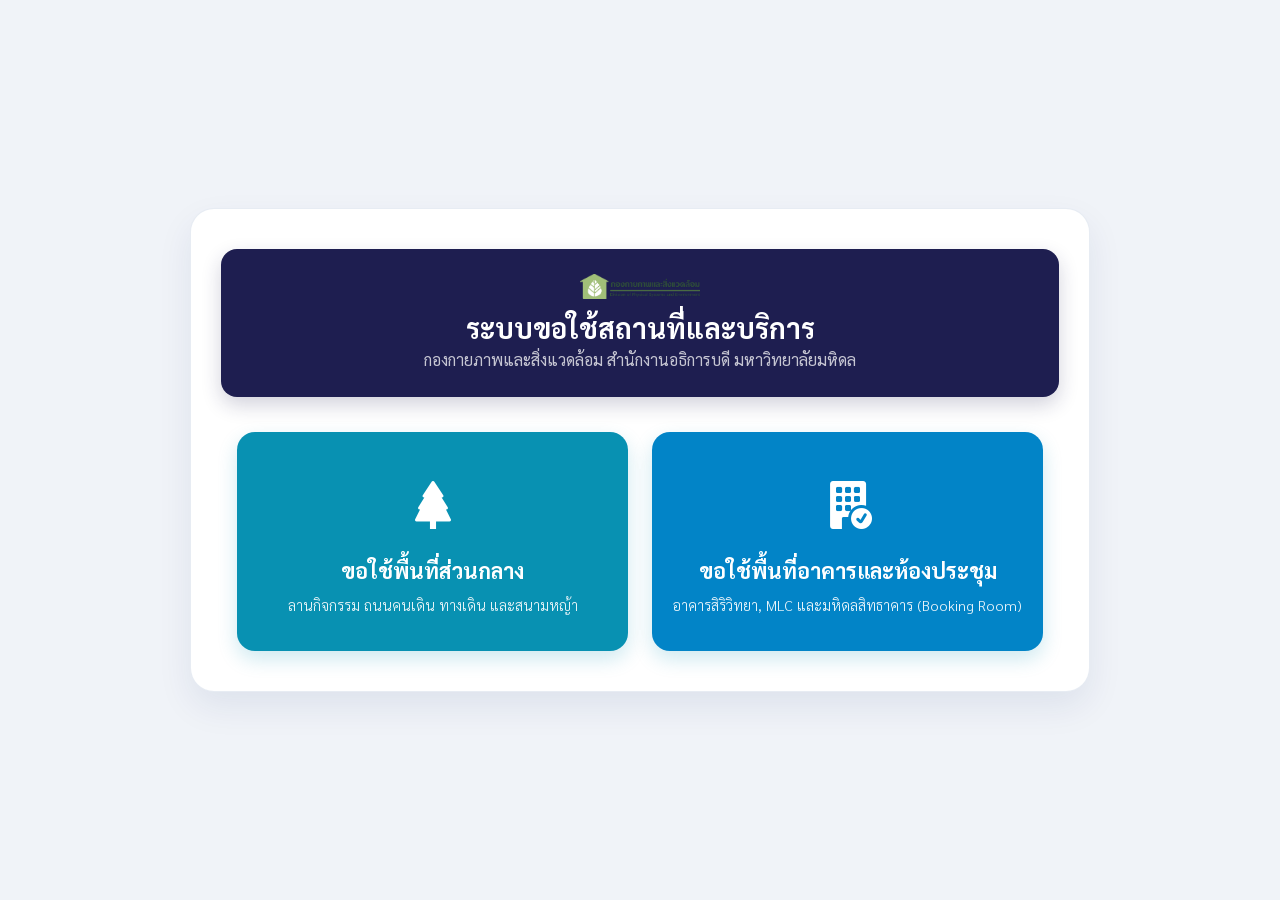
<file: index.html>
<!DOCTYPE html>
<html lang="th">
<head>
  <meta charset="UTF-8">
  <meta name="viewport" content="width=device-width, initial-scale=1.0">
  <title>ระบบขอใช้สถานที่และบริการ - กองกายภาพและสิ่งแวดล้อม</title>
  <link href="https://cdn.jsdelivr.net/npm/bootstrap@5.3.0/dist/css/bootstrap.min.css" rel="stylesheet">
  <link href="https://cdn.jsdelivr.net/npm/bootstrap-icons@1.11.1/font/bootstrap-icons.css" rel="stylesheet">
  <link href="https://fonts.googleapis.com/css2?family=Sarabun:wght@300;400;600;700&display=swap" rel="stylesheet">

  <style>
    body {
      font-family: 'Sarabun', sans-serif;
      background-color: #f0f3f8;
      min-height: 100vh;
      display: flex;
      align-items: center;
      justify-content: center;
      padding: 20px 0;
    }
    .portal-card {
      background: white;
      border-radius: 24px;
      padding: 40px 30px;
      box-shadow: 0 15px 35px rgba(0, 43, 102, 0.08);
      max-width: 900px;
      width: 100%;
      border: 1px solid rgba(226, 232, 240, 0.8);
    }
    .main-header-box {
      background: #1e1e50;
      color: white;
      border-radius: 16px;
      padding: 25px 20px;
      margin-bottom: 35px;
      box-shadow: 0 8px 20px rgba(30, 30, 80, 0.2);
    }
    .logo-img { max-width: 120px; height: auto; margin-bottom: 12px; }
    
    .service-btn-card {
      background: #0891b2;
      color: white;
      border-radius: 18px;
      padding: 35px 20px;
      text-align: center;
      text-decoration: none;
      display: block;
      transition: all 0.3s ease;
      box-shadow: 0 8px 20px rgba(8, 145, 178, 0.2);
      height: 100%;
      border: none;
    }
    .service-btn-card:hover {
      background: #0e7490;
      color: white;
      transform: translateY(-5px);
      box-shadow: 0 12px 25px rgba(8, 145, 178, 0.35);
    }
    .service-icon {
      font-size: 3rem;
      margin-bottom: 15px;
      display: block;
    }
    .service-title {
      font-size: 1.35rem;
      font-weight: 700;
      margin-bottom: 8px;
    }
    .service-desc {
      font-size: 0.9rem;
      opacity: 0.9;
      font-weight: 300;
    }
  </style>
</head>
<body>

<div class="container d-flex justify-content-center">
  <div class="portal-card text-center">
    
    <!-- Header Banner -->
    <div class="main-header-box">
      <img src="LOGO.png" alt="Logo" class="logo-img" onerror="this.src='LOGO.jpg'">
      <h3 class="fw-bold mb-1">ระบบขอใช้สถานที่และบริการ</h3>
      <p class="mb-0 opacity-75 fs-6">กองกายภาพและสิ่งแวดล้อม สำนักงานอธิการบดี มหาวิทยาลัยมหิดล</p>
    </div>

    <!-- Main Choice Cards (อ้างอิงตามผังของคุณ) -->
    <div class="row g-4 justify-content-center px-md-3">
      
      <!-- ตัวเลือกที่ 1: ขอใช้พื้นที่ส่วนกลาง -->
      <div class="col-md-6">
        <a href="menu-common.html" class="service-btn-card">
          <i class="bi bi-tree-fill service-icon"></i>
          <div class="service-title">ขอใช้พื้นที่ส่วนกลาง</div>
          <div class="service-desc">ลานกิจกรรม ถนนคนเดิน ทางเดิน และสนามหญ้า</div>
        </a>
      </div>

      <!-- ตัวเลือกที่ 2: ขอใช้พื้นที่อาคารและห้องประชุม -->
      <div class="col-md-6">
        <a href="menu-room.html" class="service-btn-card" style="background: #0284c7;">
          <i class="bi bi-building-fill-check service-icon"></i>
          <div class="service-title">ขอใช้พื้นที่อาคารและห้องประชุม</div>
          <div class="service-desc">อาคารสิริวิทยา, MLC และมหิดลสิทธาคาร (Booking Room)</div>
        </a>
      </div>

    </div>

  </div>
</div>

<script src="https://cdn.jsdelivr.net/npm/bootstrap@5.3.0/dist/js/bootstrap.bundle.min.js"></script>
</body>
</html>
</file>
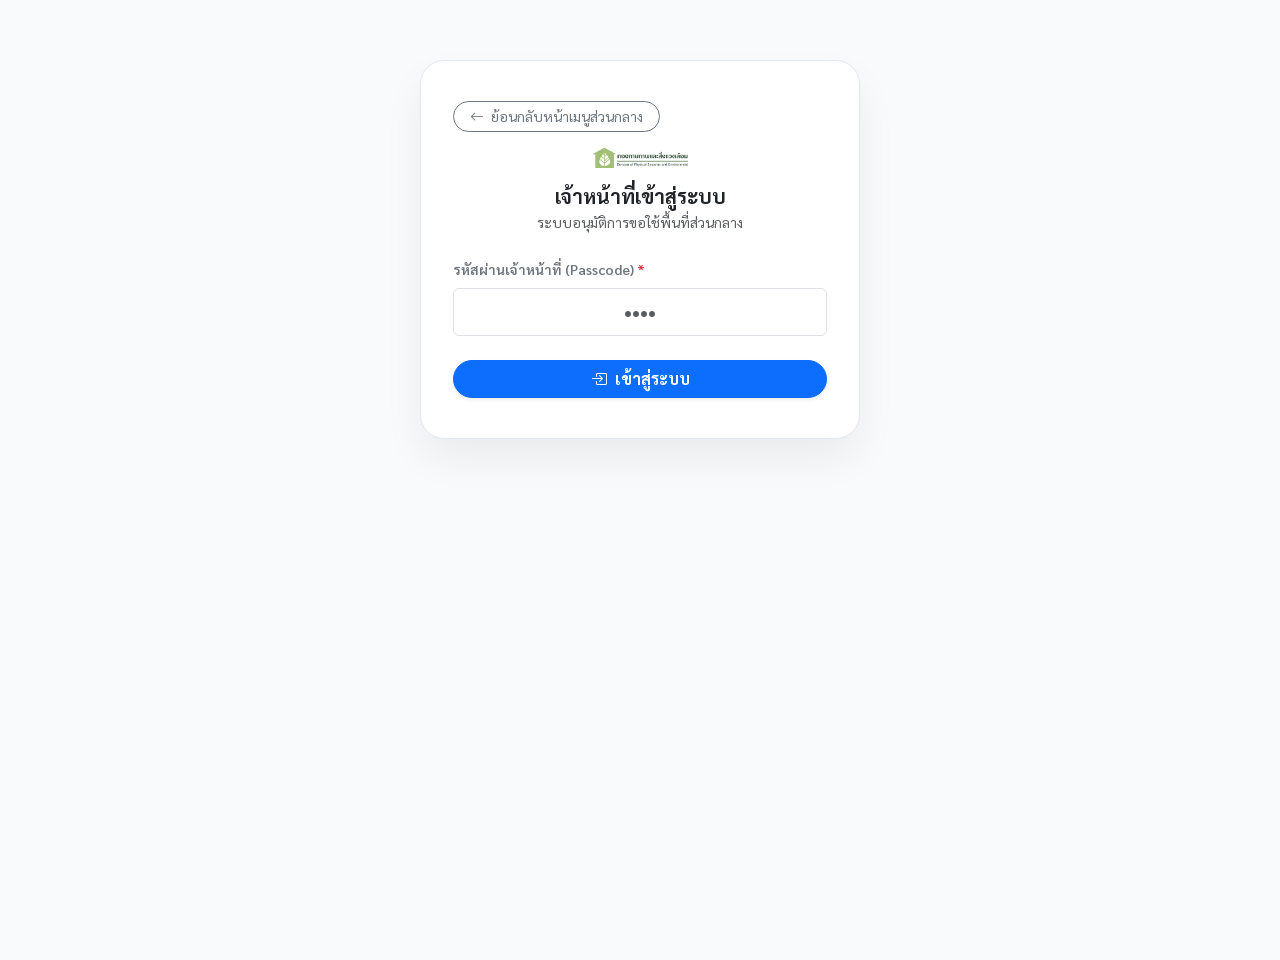
<file: common-admin.html>
<!DOCTYPE html>
<html lang="th">
<head>
  <meta charset="UTF-8">
  <meta name="viewport" content="width=device-width, initial-scale=1.0">
  <title>Admin - ระบบจัดการและอนุมัติการขอใช้พื้นที่ส่วนกลาง</title>
  <link href="https://cdn.jsdelivr.net/npm/bootstrap@5.3.0/dist/css/bootstrap.min.css" rel="stylesheet">
  <link href="https://cdn.jsdelivr.net/npm/bootstrap-icons@1.11.1/font/bootstrap-icons.css" rel="stylesheet">
  <link href="https://fonts.googleapis.com/css2?family=Sarabun:wght@300;400;500;600;700&display=swap" rel="stylesheet">

  <style>
    body { font-family: 'Sarabun', sans-serif; background-color: #f8fafc; min-height: 100vh; color: #334155; }
    
    .login-card { max-width: 440px; margin: 60px auto; background: white; border-radius: 24px; padding: 40px 32px; box-shadow: 0 20px 40px rgba(0,0,0,0.06); border: 1px solid #e2e8f0; }
    .admin-card { background: white; border-radius: 20px; padding: 28px; box-shadow: 0 10px 30px rgba(0,0,0,0.04); border: 1px solid #f1f5f9; margin-top: 20px; }
    
    /* ตารางและองค์ประกอบ */
    .table-custom { border-collapse: separate; border-spacing: 0; }
    .table-custom th { background-color: #1e293b; color: #f8fafc; font-weight: 600; padding: 14px 16px; border: none; font-size: 0.9rem; }
    .table-custom th:first-child { border-top-left-radius: 12px; }
    .table-custom th:last-child { border-top-right-radius: 12px; }
    .table-custom td { padding: 16px; vertical-align: middle; border-bottom: 1px solid #f1f5f9; font-size: 0.92rem; }
    .table-custom tbody tr:hover { background-color: #f8fafc; }
    
    /* Badges */
    .badge-pending { background-color: #fef3c7; color: #d97706; font-weight: 600; }
    .badge-approved { background-color: #dcfce7; color: #15803d; font-weight: 600; }
    .badge-rejected { background-color: #fee2e2; color: #b91c1c; font-weight: 600; }
    .badge-cancelled { background-color: #f1f5f9; color: #64748b; font-weight: 600; }
    
    .building-badge { background-color: #e0f2fe; color: #0369a1; border: 1px solid #bae6fd; font-weight: 600; }
    .location-tag { background-color: #f0f9ff; color: #0284c7; border: 1px solid #e0f2fe; border-radius: 8px; padding: 4px 10px; font-weight: 500; display: inline-block; max-width: 260px; line-height: 1.4; word-break: break-word; }
    
    .btn-action { border-radius: 50px; padding: 6px 18px; font-weight: 600; font-size: 0.85rem; transition: all 0.2s; }
    .section-title { font-size: 0.95rem; font-weight: 700; color: #0284c7; border-bottom: 2px solid #e2e8f0; padding-bottom: 6px; margin-bottom: 16px; }
  </style>
</head>
<body>

<!-- 1. หน้าล็อกอินสำหรับเจ้าหน้าที่ -->
<div id="loginSection" class="container">
  <div class="login-card text-center">
    <div class="text-start mb-3">
      <a href="menu-common.html" class="btn btn-outline-secondary btn-sm rounded-pill px-3">
        <i class="bi bi-arrow-left me-1"></i> ย้อนกลับหน้าเมนูส่วนกลาง
      </a>
    </div>

    <img src="LOGO.png" alt="Logo" style="max-width: 95px;" class="mb-3" onerror="this.src='LOGO.jpg'">
    <h5 class="fw-bold text-dark mb-1">เจ้าหน้าที่เข้าสู่ระบบ</h5>
    <p class="text-muted small mb-4">ระบบอนุมัติการขอใช้พื้นที่ส่วนกลาง</p>
    
    <form onsubmit="handleAdminLogin(event)">
      <div class="mb-4 text-start">
        <label class="form-label fw-semibold small text-secondary">รหัสผ่านเจ้าหน้าที่ (Passcode) <span class="text-danger">*</span></label>
        <input type="password" id="adminPasscode" class="form-control text-center fs-5 fw-bold py-2" placeholder="••••" required autocomplete="off">
      </div>
      <button type="submit" class="btn btn-primary w-100 rounded-pill py-2.5 fw-bold shadow-sm">
        <i class="bi bi-box-arrow-in-right me-2"></i>เข้าสู่ระบบ
      </button>
    </form>
  </div>
</div>

<!-- 2. หน้า Dashboard เจ้าหน้าที่ -->
<div id="dashboardSection" class="container-fluid px-4 py-4" style="display: none;">
  <div class="d-flex justify-content-between align-items-center mb-3">
    <div>
      <h4 class="fw-bold text-dark mb-0"><i class="bi bi-tree-fill text-success me-2"></i>ระบบจัดการการอนุมัติและชำระเงิน</h4>
      <div class="mt-1">
        <span class="text-muted small me-2">กองกายภาพและสิ่งแวดล้อม</span>
        <span class="badge building-badge rounded-pill px-3 py-1">🌳 พื้นที่ส่วนกลาง</span>
      </div>
    </div>
    <div class="d-flex gap-2">
      <a href="menu-common.html" class="btn btn-outline-secondary btn-sm rounded-pill px-3 py-2">
        <i class="bi bi-house-door me-1"></i> กลับหน้าเมนูส่วนกลาง
      </a>
      <button class="btn btn-outline-danger btn-sm rounded-pill px-3 py-2" onclick="logoutAdmin()">
        <i class="bi bi-box-arrow-right me-1"></i> ออกจากระบบ
      </button>
    </div>
  </div>

  <div class="admin-card">
    <div class="row g-3 mb-3 justify-content-between align-items-center">
      <div class="col-md-4">
        <div class="input-group">
          <span class="input-group-text bg-white border-end-0"><i class="bi bi-search text-muted"></i></span>
          <input type="text" id="searchInput" class="form-control border-start-0" placeholder="ค้นหา รหัสคำขอ / ชื่อผู้ขอใช้..." onkeyup="filterTable()">
        </div>
      </div>
      <div class="col-md-auto">
        <button class="btn btn-primary rounded-pill px-4 py-2 fw-semibold" onclick="loadAdminData()">
          <i class="bi bi-arrow-clockwise me-1"></i> รีเฟรชข้อมูล
        </button>
      </div>
    </div>

    <!-- ตารางแสดงรายการคำขอ -->
    <div class="table-responsive">
      <table class="table align-middle table-custom" id="adminTable">
        <thead>
          <tr>
            <th style="width: 110px;">รหัสคำขอ</th>
            <th style="width: 200px;">ผู้ขอใช้</th>
            <th style="width: 180px;">เรื่อง / กิจกรรม</th>
            <th style="width: 250px;">สถานที่ส่วนกลาง</th>
            <th style="width: 180px;">วัน-เวลา ที่ใช้</th>
            <th style="width: 110px;" class="text-center">สถานะ</th>
            <th style="width: 130px;">เลขที่หนังสือ</th>
            <th style="width: 100px;" class="text-center">การจัดการ</th>
          </tr>
        </thead>
        <tbody id="adminTableBody">
          <tr><td colspan="8" class="text-center py-5 text-muted">กำลังโหลดข้อมูล...</td></tr>
        </tbody>
      </table>
    </div>
  </div>
</div>

<!-- Modal 3: ฟอร์มอนุมัติและชำระเงิน -->
<div class="modal fade" id="updateModal" tabindex="-1" aria-hidden="true">
  <div class="modal-dialog modal-lg modal-dialog-scrollable">
    <div class="modal-content rounded-4 border-0">
      <div class="modal-header bg-primary text-white">
        <h5 class="modal-title fw-bold"><i class="bi bi-pencil-square me-2"></i>บันทึกการอนุมัติและรายละเอียดชำระเงิน</h5>
        <button type="button" class="btn-close btn-close-white" data-bs-dismiss="modal" aria-label="Close"></button>
      </div>
      <div class="modal-body p-4">
        <form id="adminForm" onsubmit="saveAdminUpdate(event)">
          <input type="hidden" id="modalRequestId">

          <!-- 1. สถานะและการอนุมัติ -->
          <div class="section-title"><i class="bi bi-check-circle me-2"></i>1. สถานะการอนุมัติ</div>
          <div class="row g-3 mb-4">
            <div class="col-md-4">
              <label class="form-label fw-semibold small">สถานะคำขอ <span class="text-danger">*</span></label>
              <select id="modalStatus" class="form-select fw-bold" required>
                <option value="Pending">Pending (รอการอนุมัติ)</option>
                <option value="Approved">Approved (อนุมัติแล้ว)</option>
                <option value="Rejected">Rejected (ไม่อนุมัติ)</option>
                <option value="Cancelled">Cancelled (ยกเลิกรายการ)</option>
              </select>
            </div>
            <div class="col-md-4">
              <label class="form-label fw-semibold small">เลขที่หนังสือตอบรับ</label>
              <input type="text" id="modalDocNumber" class="form-control" placeholder="เช่น อว78.0125/20115">
            </div>
            <div class="col-md-4">
              <label class="form-label fw-semibold small">ลงวันที่ (หนังสือตอบรับ)</label>
              <input type="date" id="modalDocDate" class="form-control">
            </div>
          </div>

          <!-- 2. การคำนวณเงินและค่าบริการ -->
          <div class="section-title"><i class="bi bi-calculator me-2"></i>2. การคำนวณเงินและค่าบริการ</div>
          <div class="row g-3 mb-4">
            <div class="col-md-4">
              <label class="form-label fw-semibold small">จำนวนเงินเต็ม (บาท)</label>
              <input type="number" id="modalOriginalFee" class="form-control" placeholder="เช่น 10000" oninput="calculateMaintenanceFee()">
            </div>
            <div class="col-md-4">
              <label class="form-label fw-semibold small">ยกเว้น (%)</label>
              <input type="number" id="modalTaxAmount" class="form-control" placeholder="เช่น 10" min="0" max="100" oninput="calculateMaintenanceFee()">
            </div>
            <div class="col-md-4">
              <label class="form-label fw-semibold small text-primary">ค่าบำรุงสุทธิ (บาท)</label>
              <input type="number" id="modalWaivedAmount" class="form-control fw-bold bg-light" placeholder="คำนวณอัตโนมัติ" readonly>
            </div>
          </div>

          <!-- 3. การรับชำระเงินและเงินประกัน -->
          <div class="section-title"><i class="bi bi-receipt me-2"></i>3. การชำระเงินและเงินประกัน</div>
          
          <!-- 3.1 การรับชำระเงินค่าบริการ -->
          <div class="bg-light p-3 rounded-3 mb-3 border">
            <h6 class="fw-bold text-dark mb-2 fs-6"><i class="bi bi-cash me-1 text-success"></i> 3.1 การรับชำระเงินค่าบริการ</h6>
            <div class="row g-3">
              <div class="col-md-4">
                <label class="form-label fw-semibold small">ลงวันที่ จ่ายเงิน</label>
                <input type="date" id="modalPayDate" class="form-control" onchange="calculateMaintenanceFee()">
              </div>
              <div class="col-md-4">
                <label class="form-label fw-semibold small">เลขที่ใบเสร็จ</label>
                <input type="text" id="modalReceiptNo" class="form-control" placeholder="เช่น เล่มที่ 3397 เลขที่ 001">
              </div>
              <div class="col-md-4">
                <label class="form-label fw-semibold small text-secondary">จำนวนเงิน (บาท)</label>
                <input type="text" id="modalPayAmountDisplay" class="form-control bg-white fw-bold text-success" placeholder="*****" readonly>
              </div>
            </div>
          </div>

          <!-- 3.2 การรับชำระเงินประกัน -->
          <div class="bg-light p-3 rounded-3 mb-3 border">
            <h6 class="fw-bold text-dark mb-2 fs-6"><i class="bi bi-shield-check me-1 text-primary"></i> 3.2 การรับชำระเงินประกัน</h6>
            <div class="row g-3">
              <div class="col-md-4">
                <label class="form-label fw-semibold small">ลงวันที่ จ่ายเงิน</label>
                <input type="date" id="modalDepositDate" class="form-control">
              </div>
              <div class="col-md-4">
                <label class="form-label fw-semibold small">เลขที่ใบเสร็จ</label>
                <input type="text" id="modalDepositReceipt" class="form-control" placeholder="เช่น เล่มที่ 102 เลขที่ 045">
              </div>
              <div class="col-md-4">
                <label class="form-label fw-semibold small">จำนวนเงิน (บาท)</label>
                <input type="number" id="modalDepositAmount" class="form-control" placeholder="เช่น 20000">
              </div>
            </div>
          </div>

          <div class="text-end pt-3 border-top">
            <button type="button" class="btn btn-secondary rounded-pill px-4 me-2" data-bs-dismiss="modal">ยกเลิก</button>
            <button type="submit" id="saveAdminBtn" class="btn btn-primary rounded-pill px-4"><i class="bi bi-floppy me-1"></i> บันทึกข้อมูล</button>
          </div>
        </form>
      </div>
    </div>
  </div>
</div>

<script src="https://cdn.jsdelivr.net/npm/bootstrap@5.3.0/dist/js/bootstrap.bundle.min.js"></script>
<script src="config.js"></script>
<script>
  const ADMIN_PASSCODE = "9999";
  let allRecords = [];
  let updateModalObj = null;

  document.addEventListener('DOMContentLoaded', () => {
    updateModalObj = new bootstrap.Modal(document.getElementById('updateModal'));
    if (sessionStorage.getItem('requestAdminLogin') === 'true') {
      showDashboard();
    }
  });

  function calculateMaintenanceFee() {
    const total = parseFloat(document.getElementById('modalOriginalFee').value) || 0;
    const discountPercent = parseFloat(document.getElementById('modalTaxAmount').value) || 0;
    const payDate = document.getElementById('modalPayDate').value;
    
    if (total > 0) {
      const discountAmount = (total * discountPercent) / 100;
      const finalFee = total - discountAmount;
      const val = finalFee >= 0 ? finalFee : 0;
      
      document.getElementById('modalWaivedAmount').value = val;
      
      if (payDate) {
        document.getElementById('modalPayAmountDisplay').value = val.toLocaleString() + " บาท";
      } else {
        document.getElementById('modalPayAmountDisplay').value = "*****";
      }
    } else {
      document.getElementById('modalWaivedAmount').value = '';
      document.getElementById('modalPayAmountDisplay').value = '*****';
    }
  }

  function handleAdminLogin(e) {
    e.preventDefault();
    const pin = document.getElementById('adminPasscode').value.trim();

    if (pin === ADMIN_PASSCODE) {
      sessionStorage.setItem('requestAdminLogin', 'true');
      showDashboard();
    } else {
      alert("รหัสผ่านไม่ถูกต้อง!");
    }
  }

  function showDashboard() {
    document.getElementById('loginSection').style.display = 'none';
    document.getElementById('dashboardSection').style.display = 'block';
    loadAdminData();
  }

  function logoutAdmin() {
    sessionStorage.removeItem('requestAdminLogin');
    location.reload();
  }

  function loadAdminData() {
    const tbody = document.getElementById('adminTableBody');
    tbody.innerHTML = '<tr><td colspan="8" class="text-center py-5"><span class="spinner-border spinner-border-sm text-primary me-2"></span>กำลังดึงข้อมูลคำขอใช้พื้นที่...</td></tr>';

    const oldScript = document.getElementById('adminScript');
    if (oldScript) oldScript.remove();

    window.onRequestDataReceived = function(res) {
      if (res && res.success) {
        allRecords = res.records || [];
        filterAndRenderData();
      } else {
        tbody.innerHTML = '<tr><td colspan="8" class="text-center py-5 text-danger">เกิดข้อผิดพลาดในการโหลดข้อมูล</td></tr>';
      }
    };

    const script = document.createElement('script');
    script.id = 'adminScript';
    script.src = `${CONFIG.WEB_APP_URL}?action=getAllAdminRequests&callback=onRequestDataReceived`;
    document.body.appendChild(script);
  }

  function filterAndRenderData() {
    let filtered = allRecords;
    const term = document.getElementById('searchInput').value.toLowerCase().trim();
    if (term) {
      filtered = filtered.filter(r => 
        r.id.toLowerCase().includes(term) || 
        r.applicantName.toLowerCase().includes(term) ||
        r.eventName.toLowerCase().includes(term) ||
        r.location.toLowerCase().includes(term)
      );
    }
    renderAdminTable(filtered);
  }

  function renderAdminTable(records) {
    const tbody = document.getElementById('adminTableBody');
    if (records.length === 0) {
      tbody.innerHTML = `<tr><td colspan="8" class="text-center py-5 text-muted">ไม่พบข้อมูลการขอใช้พื้นที่ส่วนกลาง</td></tr>`;
      return;
    }

    let html = '';
    records.forEach(r => {
      let badgeClass = 'badge-pending';
      if (r.status === 'Approved') badgeClass = 'badge-approved';
      if (r.status === 'Rejected') badgeClass = 'badge-rejected';
      if (r.status === 'Cancelled') badgeClass = 'badge-cancelled';

      let dateDisplay = r.startDate || '-';
      if (r.endDate && r.endDate !== r.startDate) {
        dateDisplay += ` ถึง ${r.endDate}`;
      }
      let timeDisplay = (r.startTime && r.endTime) ? `${r.startTime} - ${r.endTime}` : '';

      html += `
        <tr>
          <td class="fw-bold text-primary">${r.id}</td>
          <td>
            <div class="fw-bold text-dark">${r.applicantName || '-'}</div>
            <div class="small text-muted"><i class="bi bi-telephone me-1"></i>${r.phone || '-'}</div>
            ${r.department ? `<div class="small text-secondary"><i class="bi bi-building me-1"></i>\${r.department}</div>` : ''}
          </td>
          <td><div class="fw-medium text-dark">${r.eventName || '-'}</div></td>
          <td><span class="location-tag"><i class="bi bi-geo-alt-fill me-1 text-primary"></i>${r.location || '-'}</span></td>
          <td>
            <div class="fw-medium text-dark mb-1"><i class="bi bi-calendar3 me-1 text-secondary"></i>${dateDisplay}</div>
            ${timeDisplay ? `<div class="small text-muted"><i class="bi bi-clock me-1"></i>\${timeDisplay}</div>` : ''}
          </td>
          <td class="text-center"><span class="badge ${badgeClass} px-3 py-2 rounded-pill">${r.status || 'Pending'}</span></td>
          <td><div class="small fw-semibold text-secondary">${r.docNumber || '-'}</div></td>
          <td class="text-center">
            <button class="btn btn-sm btn-outline-primary btn-action" onclick="openUpdateModal('${r.id}')">
              <i class="bi bi-pencil-square me-1"></i> จัดการ
            </button>
          </td>
        </tr>
      `;
    });
    tbody.innerHTML = html;
  }

  function openUpdateModal(requestId) {
    const rec = allRecords.find(r => r.id === requestId);
    if (!rec) return;

    document.getElementById('modalRequestId').value = rec.id;
    document.getElementById('modalStatus').value = rec.status || 'Pending';
    document.getElementById('modalDocNumber').value = rec.docNumber || '';
    document.getElementById('modalDocDate').value = rec.docDate || '';
    document.getElementById('modalOriginalFee').value = rec.originalFee || '';
    document.getElementById('modalTaxAmount').value = rec.taxAmount || '';
    
    document.getElementById('modalPayDate').value = rec.payDate || '';
    document.getElementById('modalReceiptNo').value = rec.receiptNo || '';
    
    document.getElementById('modalDepositDate').value = rec.depositDate || '';
    document.getElementById('modalDepositReceipt').value = rec.depositReceiptNo || '';
    document.getElementById('modalDepositAmount').value = rec.depositAmount || '';

    calculateMaintenanceFee();
    updateModalObj.show();
  }

  function saveAdminUpdate(e) {
    e.preventDefault();
    const btn = document.getElementById('saveAdminBtn');
    btn.disabled = true;
    btn.innerHTML = '<span class="spinner-border spinner-border-sm me-2"></span>กำลังบันทึก...';

    const payload = new URLSearchParams();
    payload.append('action', 'updateAdminRequest');
    payload.append('requestId', document.getElementById('modalRequestId').value);
    payload.append('status', document.getElementById('modalStatus').value);
    payload.append('docNumber', document.getElementById('modalDocNumber').value);
    payload.append('docDate', document.getElementById('modalDocDate').value);
    payload.append('originalFee', document.getElementById('modalOriginalFee').value);
    payload.append('taxAmount', document.getElementById('modalTaxAmount').value);
    payload.append('waivedAmount', document.getElementById('modalWaivedAmount').value);
    payload.append('payDate', document.getElementById('modalPayDate').value);
    payload.append('receiptNo', document.getElementById('modalReceiptNo').value);
    payload.append('depositDate', document.getElementById('modalDepositDate').value);
    payload.append('depositReceiptNo', document.getElementById('modalDepositReceipt').value);
    payload.append('depositAmount', document.getElementById('modalDepositAmount').value);

    fetch(CONFIG.WEB_APP_URL, {
      method: 'POST',
      body: payload
    })
    .then(() => {
      alert("บันทึกข้อมูลอนุมัติและชำระเงินเรียบร้อยแล้ว!");
      btn.disabled = false;
      btn.innerHTML = '<i class="bi bi-floppy me-1"></i> บันทึกข้อมูล';
      updateModalObj.hide();
      loadAdminData();
    })
    .catch(err => {
      // แก้ไขจากข้อความ Success เป็นแจ้งเตือน Error
      alert("เกิดข้อผิดพลาดในการบันทึกข้อมูล กรุณาลองใหม่อีกครั้ง!"); 
      btn.disabled = false;
      btn.innerHTML = '<i class="bi bi-floppy me-1"></i> บันทึกข้อมูล';
    });
  }

  function filterTable() {
    filterAndRenderData();
  }
</script>
</body>
</html>
</file>
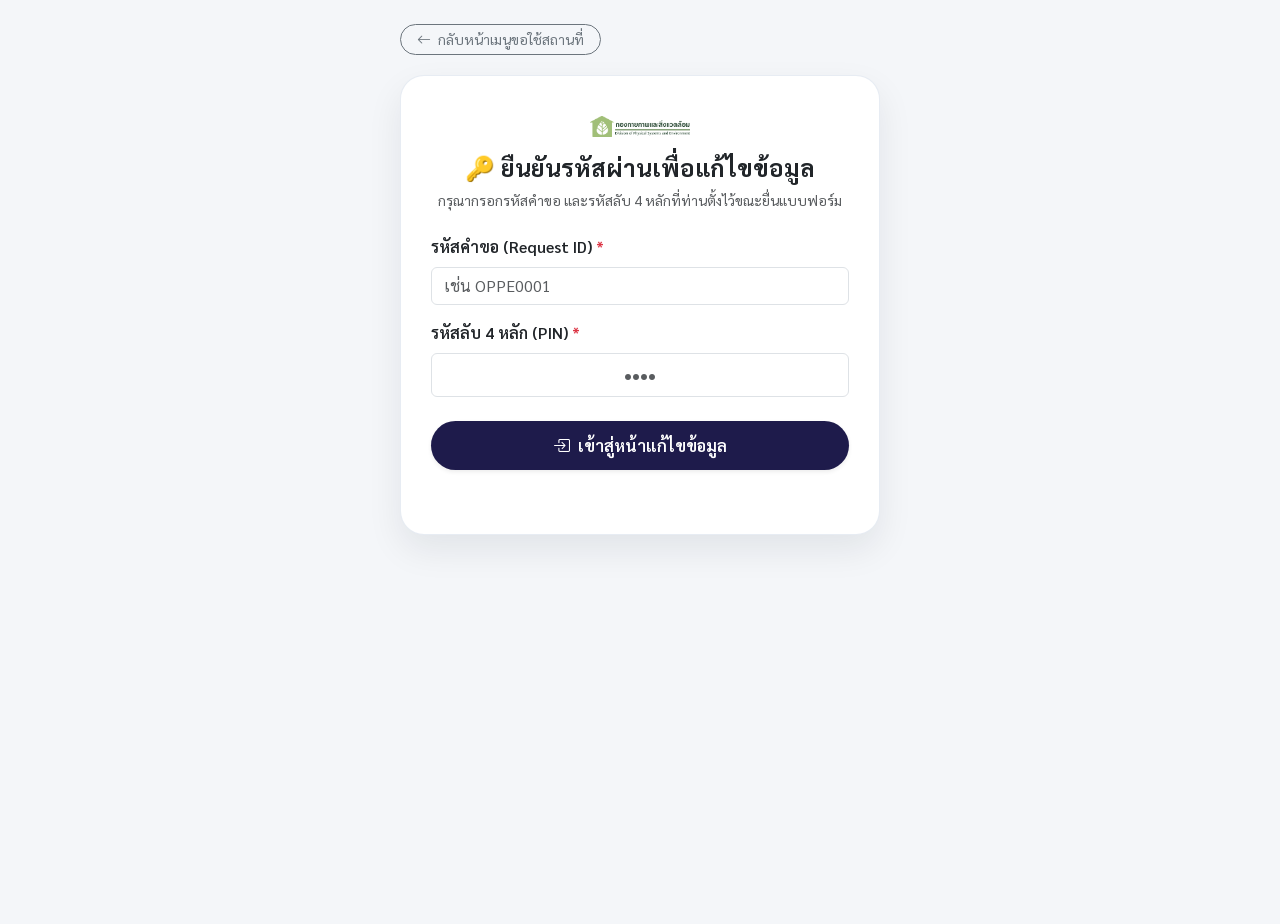
<file: common-edit.html>
<!DOCTYPE html>
<html lang="th">
<head>
  <meta charset="UTF-8">
  <meta name="viewport" content="width=device-width, initial-scale=1.0">
  <title>เปลี่ยนแปลงแก้ไขข้อมูลการขอใช้บริการส่วนกลาง</title>
  <link href="https://cdn.jsdelivr.net/npm/bootstrap@5.3.0/dist/css/bootstrap.min.css" rel="stylesheet">
  <link href="https://cdn.jsdelivr.net/npm/bootstrap-icons@1.11.1/font/bootstrap-icons.css" rel="stylesheet">
  <link href="https://fonts.googleapis.com/css2?family=Sarabun:wght@300;400;600&display=swap" rel="stylesheet">
  <style>
    body { font-family: 'Sarabun', sans-serif; background-color: #f4f6f9; min-height: 100vh; }
    .card-box { 
      background: white; 
      border-radius: 24px; 
      padding: 40px 30px; 
      box-shadow: 0 15px 35px rgba(15, 23, 42, 0.08); 
      max-width: 480px; 
      margin: 20px auto; 
      border: 1px solid rgba(226, 232, 240, 0.8);
    }
    .logo-img { max-width: 100px; height: auto; }
    .btn-navy { 
      background-color: #1e1b4b; 
      color: white; 
      border-radius: 30px; 
      padding: 12px; 
      border: none; 
      width: 100%; 
      font-size: 1.05rem; 
      font-weight: 600; 
      transition: all 0.2s; 
    }
    .btn-navy:hover { background-color: #0f172a; color: white; box-shadow: 0 4px 12px rgba(15, 23, 42, 0.2); }
  </style>
</head>
<body>

<div class="container my-4">
  <div class="mb-3" style="max-width: 480px; margin: 0 auto;">
    <a href="./menu-common.html" class="btn btn-outline-secondary btn-sm rounded-pill px-3"><i class="bi bi-arrow-left me-1"></i> กลับหน้าเมนูขอใช้สถานที่</a>
  </div>

  <div class="card-box text-center">
    <img src="LOGO.png" alt="Logo" class="logo-img mb-3" onerror="this.src='LOGO.jpg'">
    <h4 class="fw-bold text-dark mb-2">🔑 ยืนยันรหัสผ่านเพื่อแก้ไขข้อมูล</h4>
    <p class="text-muted small mb-4">กรุณากรอกรหัสคำขอ และรหัสลับ 4 หลักที่ท่านตั้งไว้ขณะยื่นแบบฟอร์ม</p>
    
    <form id="verifyPinForm" onsubmit="handleVerifyPin(event)">
      <div class="text-start mb-3">
        <label class="form-label fw-semibold">รหัสคำขอ (Request ID) <span class="text-danger">*</span></label>
        <input type="text" id="reqId" class="form-control text-uppercase" placeholder="เช่น OPPE0001" required>
      </div>
      <div class="text-start mb-4">
        <label class="form-label fw-semibold">รหัสลับ 4 หลัก (PIN) <span class="text-danger">*</span></label>
        <input type="password" id="pinCode" class="form-control text-center fw-bold fs-5" maxlength="4" placeholder="••••" required autocomplete="off">
      </div>
      <button type="submit" id="submitBtn" class="btn btn-navy shadow-sm">
        <i class="bi bi-box-arrow-in-right me-2"></i>เข้าสู่หน้าแก้ไขข้อมูล
      </button>
    </form>

    <div id="statusAlert" class="mt-4"></div>
  </div>
</div>

<script src="config.js"></script>
<script>
  window.onVerifyPinReceived = function(data) {
    const btn = document.getElementById('submitBtn');
    const alertDiv = document.getElementById('statusAlert');
    const inputReqId = document.getElementById('reqId').value.trim().toUpperCase();
    
    btn.disabled = false;
    btn.innerHTML = '<i class="bi bi-box-arrow-in-right me-2"></i>เข้าสู่หน้าแก้ไขข้อมูล';

    const oldScript = document.getElementById('jsonpScript');
    if (oldScript) oldScript.remove();

    if (data && data.success) {
      alertDiv.innerHTML = `<div class="alert alert-success text-center small rounded-3"><i class="bi bi-check-circle-fill me-1"></i> ยืนยันรหัสผ่านถูกต้อง! กำลังนำไปยังหน้าแก้ไข...</div>`;
      
      const redirectReqId = data.requestId || inputReqId;
      setTimeout(() => {
        window.location.href = './common-form.html?mode=edit&reqId=' + encodeURIComponent(redirectReqId);
      }, 1000);
    } else {
      alertDiv.innerHTML = `<div class="alert alert-danger text-center small rounded-3"><i class="bi bi-exclamation-triangle-fill me-1"></i> ${data.message || 'รหัสคำขอหรือรหัสลับ 4 หลักไม่ถูกต้อง'}</div>`;
    }
  };

  function handleVerifyPin(e) {
    e.preventDefault();
    const reqId = document.getElementById('reqId').value.trim().toUpperCase();
    const pin = document.getElementById('pinCode').value.trim();
    const btn = document.getElementById('submitBtn');
    const alertDiv = document.getElementById('statusAlert');

    btn.disabled = true;
    btn.innerHTML = '<span class="spinner-border spinner-border-sm me-2"></span>กำลังตรวจสอบรหัส...';
    alertDiv.innerHTML = '';

    const oldScript = document.getElementById('jsonpScript');
    if (oldScript) oldScript.remove();

    if (typeof CONFIG === 'undefined' || !CONFIG.WEB_APP_URL) {
      btn.disabled = false;
      btn.innerHTML = '<i class="bi bi-box-arrow-in-right me-2"></i>เข้าสู่หน้าแก้ไขข้อมูล';
      alertDiv.innerHTML = `<div class="alert alert-danger text-center small rounded-3">ไม่พบการตั้งค่า CONFIG.WEB_APP_URL กรุณาตรวจสอบไฟล์ config.js</div>`;
      return;
    }

    const script = document.createElement('script');
    script.id = 'jsonpScript';
    script.src = CONFIG.WEB_APP_URL + '?action=verifyPin&requestId=' + encodeURIComponent(reqId) + '&pin=' + encodeURIComponent(pin) + '&callback=onVerifyPinReceived';
    
    script.onerror = function() {
      btn.disabled = false;
      btn.innerHTML = '<i class="bi bi-box-arrow-in-right me-2"></i>เข้าสู่หน้าแก้ไขข้อมูล';
      alertDiv.innerHTML = `<div class="alert alert-danger text-center small rounded-3">เกิดข้อผิดพลาดในการเชื่อมต่อระบบ กรุณาตรวจสอบการตั้งค่าใน config.js และสิทธิ์การปรับใช้ Apps Script</div>`;
    };
    document.body.appendChild(script);
  }
</script>
</body>
</html>
</file>
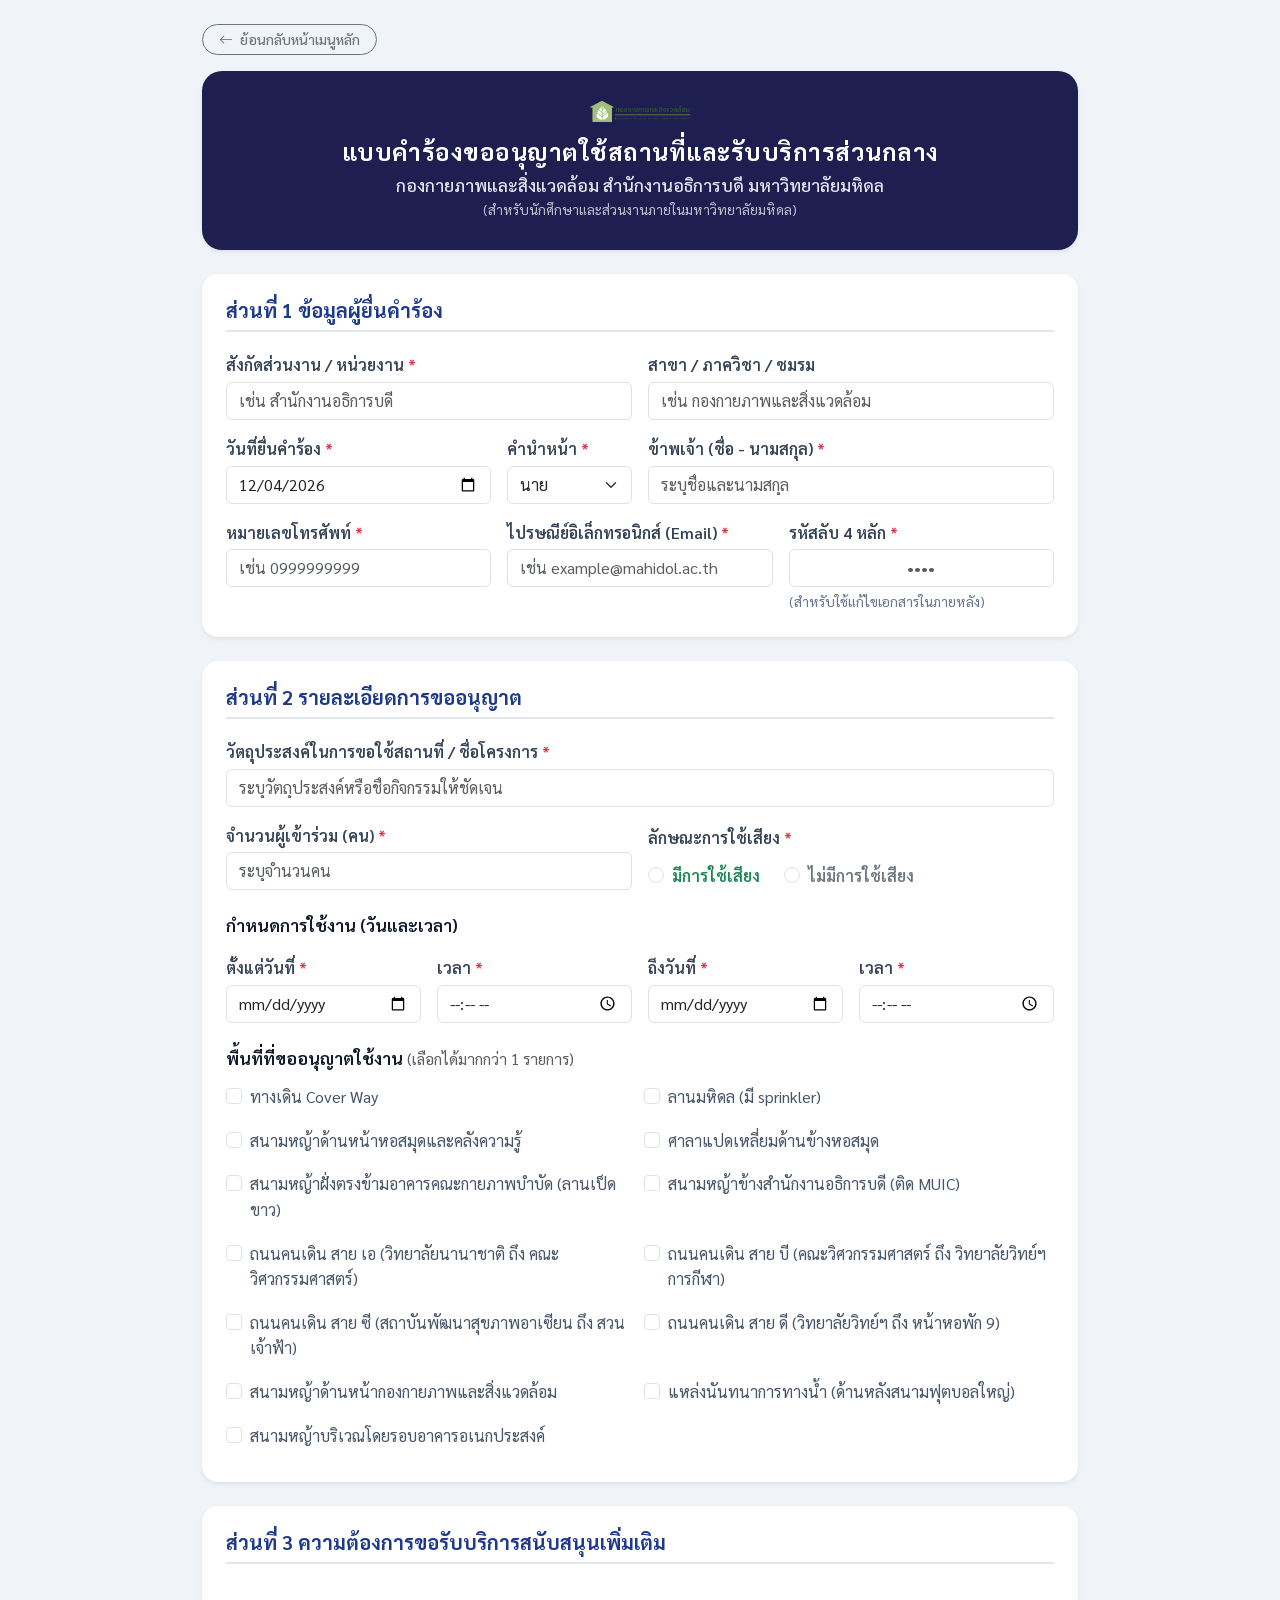
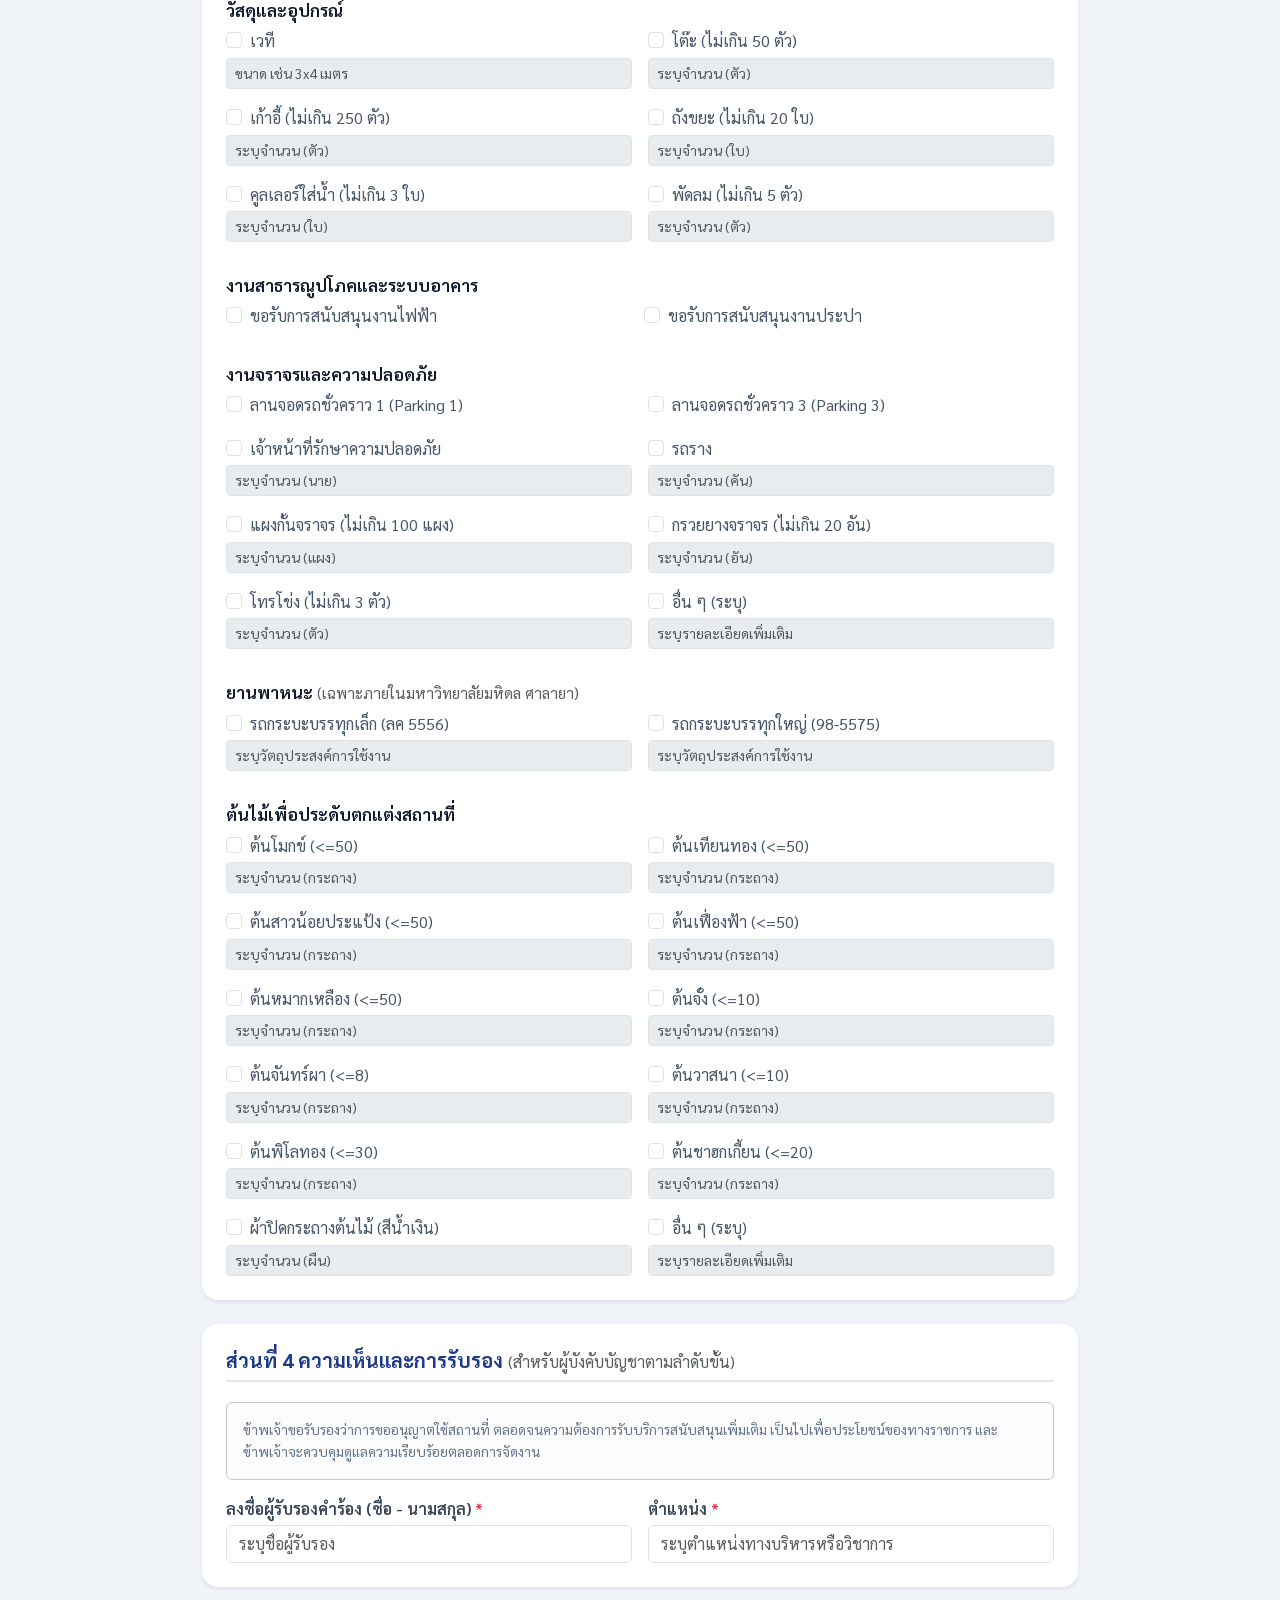
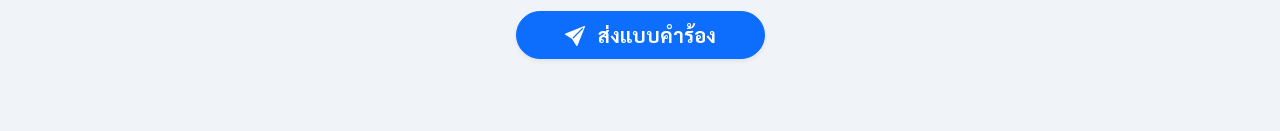
<file: common-form.html>
<!DOCTYPE html>
<html lang="th">
<head>
  <meta charset="UTF-8">
  <meta name="viewport" content="width=device-width, initial-scale=1.0">
  <title>แบบคำร้องขออนุญาตใช้สถานที่และรับบริการส่วนกลาง</title>
  <link href="https://cdn.jsdelivr.net/npm/bootstrap@5.3.0/dist/css/bootstrap.min.css" rel="stylesheet">
  <link href="https://cdn.jsdelivr.net/npm/bootstrap-icons@1.11.1/font/bootstrap-icons.css" rel="stylesheet">
  <link href="https://fonts.googleapis.com/css2?family=Sarabun:wght@300;400;500;600;700&display=swap" rel="stylesheet">

  <style>
    /* การจัดลำดับความสำคัญของตัวอักษร (Typography Hierarchy) */
    body { 
      font-family: 'Sarabun', sans-serif; 
      background-color: #f0f3f8; 
      min-height: 100vh; 
      color: #334155; 
      line-height: 1.6;
    }
    .main-card-container { position: relative; max-width: 900px; margin: 0 auto; }
    
    /* ระดับ 1: หัวเรื่องเอกสาร (Document Title) */
    .doc-title { font-size: 1.5rem; font-weight: 700; color: #ffffff; letter-spacing: 0.5px; }
    .doc-subtitle { font-size: 1.1rem; font-weight: 500; color: #e2e8f0; }
    
    /* ระดับ 2: หัวข้อส่วนต่างๆ (Section Titles) */
    .section-title { font-size: 1.25rem; font-weight: 700; color: #1e3a8a; border-bottom: 2px solid #e2e8f0; padding-bottom: 8px; margin-bottom: 20px; }
    
    /* ระดับ 3: หัวข้อย่อย (Subsection Titles) */
    .subsection-title { font-size: 1.1rem; font-weight: 600; color: #0f172a; margin-top: 15px; }

    /* ระดับ 4: ป้ายกำกับช่องกรอกข้อมูล (Form Labels) */
    .form-label { font-size: 1rem; font-weight: 600; color: #334155; margin-bottom: 4px; }
    .form-check-label { font-size: 1rem; font-weight: 400; color: #475569; }
    
    /* ระดับ 5: คำอธิบายเพิ่มเติม (Helper Text) */
    .help-text { font-size: 0.85rem; font-weight: 400; color: #64748b; }

    .header-box { background: #1e1e50; color: white; border-radius: 20px; padding: 30px 20px; }
    .logo-img { max-width: 100px; height: auto; margin-bottom: 15px; }
    
    .loading-overlay {
      position: absolute; top: 0; left: 0; width: 100%; height: 100%;
      background: rgba(255, 255, 255, 0.90); backdrop-filter: blur(4px);
      border-radius: 20px; display: flex; flex-direction: column;
      justify-content: center; align-items: center; z-index: 1000;
    }

    .elec-warning-card {
      background-color: #fefce8; border: 1px solid #fef08a;
      border-radius: 8px; padding: 10px 14px; margin-top: 8px; margin-bottom: 6px; display: none;
    }
    .elec-warning-card.show { display: block; }
    .elec-desc { color: #b45309; font-size: 0.9rem; font-weight: 500; }

    .btn-success-pdf {
      background-color: #059669; color: white; border-radius: 30px;
      padding: 12px 28px; font-weight: 600; text-decoration: none;
      display: inline-flex; align-items: center; gap: 8px; font-size: 1.05rem;
      box-shadow: 0 4px 12px rgba(5, 150, 105, 0.3); transition: all 0.2s;
    }
    .btn-success-pdf:hover { background-color: #047857; color: white; transform: translateY(-2px); }
  </style>
</head>
<body>

<div class="container my-4 main-card-container">

  <div id="loadingOverlay" class="loading-overlay" style="display: none;">
    <div class="spinner-border text-primary mb-3" style="width: 3.5rem; height: 3.5rem;" role="status"></div>
    <h5 class="fw-bold text-primary mb-1">กำลังดึงข้อมูลคำขอเดิม...</h5>
    <span class="small text-muted">กรุณารอสักครู่ ระบบกำลังจัดเตรียมข้อมูลให้คุณแก้ไข</span>
  </div>

  <div class="mb-3">
    <a href="./menu-common.html" class="btn btn-outline-secondary btn-sm rounded-pill px-3 fw-medium">
      <i class="bi bi-arrow-left me-1"></i> ย้อนกลับหน้าเมนูหลัก
    </a>
  </div>

  <div class="header-box text-center mb-4 shadow-sm">
    <img src="LOGO.png" alt="Logo" class="logo-img" onerror="this.src='LOGO.jpg'">
    <h4 class="doc-title mb-2" id="formMainTitle">แบบคำร้องขออนุญาตใช้สถานที่และรับบริการส่วนกลาง</h4>
    <h6 class="doc-subtitle mb-1">กองกายภาพและสิ่งแวดล้อม สำนักงานอธิการบดี มหาวิทยาลัยมหิดล</h6>
    <div class="help-text text-light opacity-75">(สำหรับนักศึกษาและส่วนงานภายในมหาวิทยาลัยมหิดล)</div>
  </div>

  <form id="bookingForm" onsubmit="handleSubmit(event)">
    <fieldset id="formFieldSet">
      
      <!-- 1. ข้อมูลผู้ยื่นคำร้อง -->
      <div class="card p-4 mb-4 shadow-sm border-0 rounded-4">
        <h5 class="section-title">ส่วนที่ 1 ข้อมูลผู้ยื่นคำร้อง</h5>
        <div class="row g-3">
          <div class="col-md-6">
            <label class="form-label">สังกัดส่วนงาน / หน่วยงาน <span class="text-danger">*</span></label>
            <input type="text" class="form-control" name="faculty" id="faculty" placeholder="เช่น สำนักงานอธิการบดี" required>
          </div>
          <div class="col-md-6">
            <label class="form-label">สาขา / ภาควิชา / ชมรม</label>
            <input type="text" class="form-control" name="department" id="department" placeholder="เช่น กองกายภาพและสิ่งแวดล้อม">
          </div>
          <div class="col-md-4">
            <label class="form-label">วันที่ยื่นคำร้อง <span class="text-danger">*</span></label>
            <input type="date" class="form-control" name="requestDate" id="requestDate" required>
          </div>
          <div class="col-md-2">
            <label class="form-label">คำนำหน้า <span class="text-danger">*</span></label>
            <select class="form-select" name="title" id="title" required>
              <option value="นาย">นาย</option>
              <option value="นาง">นาง</option>
              <option value="นางสาว">นางสาว</option>
            </select>
          </div>
          <div class="col-md-6">
            <label class="form-label">ข้าพเจ้า (ชื่อ - นามสกุล) <span class="text-danger">*</span></label>
            <input type="text" class="form-control" name="requesterName" id="requesterName" placeholder="ระบุชื่อและนามสกุล" required>
          </div>
          <div class="col-md-4">
            <label class="form-label">หมายเลขโทรศัพท์ <span class="text-danger">*</span></label>
            <input type="tel" class="form-control" name="phone" id="phone" placeholder="เช่น 0999999999" required>
          </div>
          <div class="col-md-4">
            <label class="form-label">ไปรษณีย์อิเล็กทรอนิกส์ (Email) <span class="text-danger">*</span></label>
            <input type="email" class="form-control" name="email" id="email" placeholder="เช่น example@mahidol.ac.th" required>
          </div>
          <div class="col-md-4">
            <label class="form-label">รหัสลับ 4 หลัก <span class="text-danger">*</span></label>
            <input type="password" class="form-control fw-bold text-center" name="pinCode" id="pinCode" maxlength="4" placeholder="••••" required autocomplete="off">
            <div class="help-text mt-1">(สำหรับใช้แก้ไขเอกสารในภายหลัง)</div>
          </div>
        </div>
      </div>

      <!-- 2. รายละเอียดการขออนุญาต -->
      <div class="card p-4 mb-4 shadow-sm border-0 rounded-4">
        <h5 class="section-title">ส่วนที่ 2 รายละเอียดการขออนุญาต</h5>
        <div class="row g-3">
          <div class="col-md-12">
            <label class="form-label">วัตถุประสงค์ในการขอใช้สถานที่ / ชื่อโครงการ <span class="text-danger">*</span></label>
            <input type="text" class="form-control" name="activityName" id="activityName" placeholder="ระบุวัตถุประสงค์หรือชื่อกิจกรรมให้ชัดเจน" required>
          </div>
          <div class="col-md-6">
            <label class="form-label">จำนวนผู้เข้าร่วม (คน) <span class="text-danger">*</span></label>
            <input type="number" class="form-control" name="participantCount" id="participantCount" min="1" placeholder="ระบุจำนวนคน" required>
          </div>
          <div class="col-md-6 d-flex flex-column justify-content-end">
            <label class="form-label mb-2">ลักษณะการใช้เสียง <span class="text-danger">*</span></label>
            <div class="d-flex align-items-center gap-4 pt-1">
              <div class="form-check">
                <input class="form-check-input" type="radio" name="soundUsage" id="sound_yes" value="ใช้เสียง" required>
                <label class="form-check-label fw-semibold text-success" for="sound_yes">มีการใช้เสียง</label>
              </div>
              <div class="form-check">
                <input class="form-check-input" type="radio" name="soundUsage" id="sound_no" value="ไม่ใช้เสียง" required>
                <label class="form-check-label fw-semibold text-secondary" for="sound_no">ไม่มีการใช้เสียง</label>
              </div>
            </div>
          </div>
          
          <h6 class="subsection-title mb-1 mt-4">กำหนดการใช้งาน (วันและเวลา)</h6>
          <div class="col-md-3">
            <label class="form-label">ตั้งแต่วันที่ <span class="text-danger">*</span></label>
            <input type="date" class="form-control" name="startDate" id="startDate" required>
          </div>
          <div class="col-md-3">
            <label class="form-label">เวลา <span class="text-danger">*</span></label>
            <input type="time" class="form-control" name="startTime" id="startTime" required>
          </div>
          <div class="col-md-3">
            <label class="form-label">ถึงวันที่ <span class="text-danger">*</span></label>
            <input type="date" class="form-control" name="endDate" id="endDate" required>
          </div>
          <div class="col-md-3">
            <label class="form-label">เวลา <span class="text-danger">*</span></label>
            <input type="time" class="form-control" name="endTime" id="endTime" required>
          </div>
        </div>

        <h6 class="subsection-title mb-3 mt-4">พื้นที่ที่ขออนุญาตใช้งาน <span class="fw-normal text-muted small">(เลือกได้มากกว่า 1 รายการ)</span></h6>
        <div class="row g-2">
          <!-- รายการสถานที่คงเดิม -->
          <div class="col-md-6 mb-2">
            <div class="form-check">
              <input class="form-check-input loc-checkbox" type="checkbox" name="location_check" value="ทางเดิน Cover Way" id="loc_coverway">
              <label class="form-check-label" for="loc_coverway">ทางเดิน Cover Way</label>
            </div>
          </div>
          <div class="col-md-6 mb-2">
            <div class="form-check">
              <input class="form-check-input loc-checkbox" type="checkbox" name="location_check" value="ลานมหิดล (มี sprinkler)" id="loc_mahidol">
              <label class="form-check-label" for="loc_mahidol">ลานมหิดล (มี sprinkler)</label>
            </div>
            <div id="warn_mahidol" class="elec-warning-card">
              <div class="d-flex align-items-center gap-2 elec-desc">
                <i class="bi bi-exclamation-triangle-fill text-warning"></i>
                <div>⚡ ข้อจำกัดไฟฟ้า: สามารถเชื่อมต่อไฟฟ้าได้ขนาดไม่เกิน 50 แอมป์ จำนวน 1 ชุด</div>
              </div>
            </div>
          </div>
          <div class="col-md-6 mb-2">
            <div class="form-check">
              <input class="form-check-input loc-checkbox" type="checkbox" name="location_check" value="สนามหญ้าด้านหน้าหอสมุดและคลังความรู้" id="loc_library">
              <label class="form-check-label" for="loc_library">สนามหญ้าด้านหน้าหอสมุดและคลังความรู้</label>
            </div>
            <div id="warn_library" class="elec-warning-card">
              <div class="d-flex align-items-center gap-2 elec-desc">
                <i class="bi bi-exclamation-triangle-fill text-warning"></i>
                <div>⚡ ข้อจำกัดไฟฟ้า: สามารถเชื่อมต่อไฟฟ้าได้ขนาดไม่เกิน 70 แอมป์ จำนวน 2 ชุด</div>
              </div>
            </div>
          </div>
          <div class="col-md-6 mb-2">
            <div class="form-check">
              <input class="form-check-input loc-checkbox" type="checkbox" name="location_check" value="ศาลาแปดเหลี่ยมด้านข้างหอสมุด" id="loc_octagonsala">
              <label class="form-check-label" for="loc_octagonsala">ศาลาแปดเหลี่ยมด้านข้างหอสมุด</label>
            </div>
            <div id="warn_octagonsala" class="elec-warning-card">
              <div class="d-flex align-items-center gap-2 elec-desc">
                <i class="bi bi-exclamation-triangle-fill text-warning"></i>
                <div>⚡ ข้อจำกัดไฟฟ้า: สามารถเชื่อมต่อไฟฟ้าได้ขนาดไม่เกิน 50 แอมป์ จำนวน 1 ชุด</div>
              </div>
            </div>
          </div>
          <div class="col-md-6 mb-2">
            <div class="form-check">
              <input class="form-check-input loc-checkbox" type="checkbox" name="location_check" value="สนามหญ้าฝั่งตรงข้ามอาคารคณะกายภาพบำบัด (ลานเป็ดขาว)" id="loc_white_duck">
              <label class="form-check-label" for="loc_white_duck">สนามหญ้าฝั่งตรงข้ามอาคารคณะกายภาพบำบัด (ลานเป็ดขาว)</label>
            </div>
          </div>
          <div class="col-md-6 mb-2">
            <div class="form-check">
              <input class="form-check-input loc-checkbox" type="checkbox" name="location_check" value="สนามหญ้าข้างสำนักงานอธิการบดี (ติด MUIC)" id="loc_muic">
              <label class="form-check-label" for="loc_muic">สนามหญ้าข้างสำนักงานอธิการบดี (ติด MUIC)</label>
            </div>
          </div>
          <div class="col-md-6 mb-2">
            <div class="form-check">
              <input class="form-check-input loc-checkbox" type="checkbox" name="location_check" value="ถนนคนเดิน สาย เอ (วิทยาลัยนานาชาติ ถึง คณะวิศวกรรมศาสตร์)" id="loc_walk_a">
              <label class="form-check-label" for="loc_walk_a">ถนนคนเดิน สาย เอ (วิทยาลัยนานาชาติ ถึง คณะวิศวกรรมศาสตร์)</label>
            </div>
            <div id="warn_walk_a" class="elec-warning-card">
              <div class="d-flex align-items-center gap-2 elec-desc">
                <i class="bi bi-exclamation-triangle-fill text-warning"></i>
                <div>⚡ ข้อจำกัดไฟฟ้า: สามารถเชื่อมต่อไฟฟ้าได้ขนาดไม่เกิน 50 แอมป์ (มีไฟฟ้าแสงสว่างตามปกติ)</div>
              </div>
            </div>
          </div>
          <div class="col-md-6 mb-2">
            <div class="form-check">
              <input class="form-check-input loc-checkbox" type="checkbox" name="location_check" value="ถนนคนเดิน สาย บี (คณะวิศวกรรมศาสตร์ ถึง วิทยาลัยวิทย์ฯ การกีฬา)" id="loc_walk_b">
              <label class="form-check-label" for="loc_walk_b">ถนนคนเดิน สาย บี (คณะวิศวกรรมศาสตร์ ถึง วิทยาลัยวิทย์ฯ การกีฬา)</label>
            </div>
            <div id="warn_walk_b" class="elec-warning-card">
              <div class="d-flex align-items-center gap-2 elec-desc">
                <i class="bi bi-exclamation-triangle-fill text-warning"></i>
                <div>⚡ ข้อจำกัดไฟฟ้า: มีไฟฟ้าแสงสว่างตามปกติ (ไม่อนุญาตให้ติดตั้งระบบไฟฟ้าเพิ่ม)</div>
              </div>
            </div>
          </div>
          <div class="col-md-6 mb-2">
            <div class="form-check">
              <input class="form-check-input loc-checkbox" type="checkbox" name="location_check" value="ถนนคนเดิน สาย ซี (สถาบันพัฒนาสุขภาพอาเซียน ถึง สวนเจ้าฟ้า)" id="loc_walk_c">
              <label class="form-check-label" for="loc_walk_c">ถนนคนเดิน สาย ซี (สถาบันพัฒนาสุขภาพอาเซียน ถึง สวนเจ้าฟ้า)</label>
            </div>
            <div id="warn_walk_c" class="elec-warning-card">
              <div class="d-flex align-items-center gap-2 elec-desc">
                <i class="bi bi-exclamation-triangle-fill text-warning"></i>
                <div>⚡ ข้อจำกัดไฟฟ้า: มีไฟฟ้าแสงสว่างตามปกติ (ไม่อนุญาตให้ติดตั้งระบบไฟฟ้าเพิ่ม)</div>
              </div>
            </div>
          </div>
          <div class="col-md-6 mb-2">
            <div class="form-check">
              <input class="form-check-input loc-checkbox" type="checkbox" name="location_check" value="ถนนคนเดิน สาย ดี (วิทยาลัยวิทย์ฯ ถึง หน้าหอพัก 9)" id="loc_walk_d">
              <label class="form-check-label" for="loc_walk_d">ถนนคนเดิน สาย ดี (วิทยาลัยวิทย์ฯ ถึง หน้าหอพัก 9)</label>
            </div>
            <div id="warn_walk_d" class="elec-warning-card">
              <div class="d-flex align-items-center gap-2 elec-desc">
                <i class="bi bi-exclamation-triangle-fill text-warning"></i>
                <div>⚡ ข้อจำกัดไฟฟ้า: มีไฟฟ้าแสงสว่างตามปกติ (ไม่อนุญาตให้ติดตั้งระบบไฟฟ้าเพิ่ม)</div>
              </div>
            </div>
          </div>
          <div class="col-md-6 mb-2">
            <div class="form-check">
              <input class="form-check-input loc-checkbox" type="checkbox" name="location_check" value="สนามหญ้าด้านหน้ากองกายภาพและสิ่งแวดล้อม" id="loc_phys_office">
              <label class="form-check-label" for="loc_phys_office">สนามหญ้าด้านหน้ากองกายภาพและสิ่งแวดล้อม</label>
            </div>
          </div>
          <div class="col-md-6 mb-2">
            <div class="form-check">
              <input class="form-check-input loc-checkbox" type="checkbox" name="location_check" value="แหล่งนันทนาการทางน้ำ (ด้านหลังสนามฟุตบอลใหญ่)" id="loc_water_rec">
              <label class="form-check-label" for="loc_water_rec">แหล่งนันทนาการทางน้ำ (ด้านหลังสนามฟุตบอลใหญ่)</label>
            </div>
            <div id="warn_water_rec" class="elec-warning-card">
              <div class="d-flex align-items-center gap-2 elec-desc">
                <i class="bi bi-exclamation-triangle-fill text-warning"></i>
                <div>⚡ ข้อจำกัดไฟฟ้า: มีไฟฟ้าแสงสว่างตามปกติ (ไม่อนุญาตให้ติดตั้งระบบไฟฟ้าเพิ่ม)</div>
              </div>
            </div>
          </div>
          <div class="col-md-6 mb-2">
            <div class="form-check">
              <input class="form-check-input loc-checkbox" type="checkbox" name="location_check" value="สนามหญ้าบริเวณโดยรอบอาคารอเนกประสงค์" id="loc_multi_purpose">
              <label class="form-check-label" for="loc_multi_purpose">สนามหญ้าบริเวณโดยรอบอาคารอเนกประสงค์</label>
            </div>
            <div id="warn_multi_purpose" class="elec-warning-card">
              <div class="d-flex align-items-center gap-2 elec-desc">
                <i class="bi bi-exclamation-triangle-fill text-warning"></i>
                <div>⚡ ข้อจำกัดไฟฟ้า: สามารถเชื่อมต่อไฟฟ้าได้ตามระบบมาตรฐานอาคาร</div>
              </div>
            </div>
          </div>
        </div>
      </div>

      <!-- 3. ความต้องการขอรับบริการสนับสนุนเพิ่มเติม -->
      <div class="card p-4 mb-4 shadow-sm border-0 rounded-4">
        <h5 class="section-title">ส่วนที่ 3 ความต้องการขอรับบริการสนับสนุนเพิ่มเติม</h5>
        
        <h6 class="subsection-title">วัสดุและอุปกรณ์</h6>
        <div class="row g-3 mb-3">
          <!-- โค้ดส่วนอุปกรณ์คงเดิม -->
          <div class="col-md-6">
            <div class="form-check mb-1"><input type="checkbox" id="eq_stage" class="form-check-input"><label for="eq_stage" class="form-check-label">เวที</label></div>
            <input type="text" id="qty_stage" class="form-control form-control-sm" placeholder="ขนาด เช่น 3x4 เมตร" disabled>
          </div>
          <div class="col-md-6">
            <div class="form-check mb-1"><input type="checkbox" id="eq_table" class="form-check-input"><label for="eq_table" class="form-check-label">โต๊ะ (ไม่เกิน 50 ตัว)</label></div>
            <input type="number" id="qty_table" class="form-control form-control-sm" max="50" placeholder="ระบุจำนวน (ตัว)" disabled>
          </div>
          <div class="col-md-6">
            <div class="form-check mb-1"><input type="checkbox" id="eq_chair" class="form-check-input"><label for="eq_chair" class="form-check-label">เก้าอี้ (ไม่เกิน 250 ตัว)</label></div>
            <input type="number" id="qty_chair" class="form-control form-control-sm" max="250" placeholder="ระบุจำนวน (ตัว)" disabled>
          </div>
          <div class="col-md-6">
            <div class="form-check mb-1"><input type="checkbox" id="eq_bin" class="form-check-input"><label for="eq_bin" class="form-check-label">ถังขยะ (ไม่เกิน 20 ใบ)</label></div>
            <input type="number" id="qty_bin" class="form-control form-control-sm" max="20" placeholder="ระบุจำนวน (ใบ)" disabled>
          </div>
          <div class="col-md-6">
            <div class="form-check mb-1"><input type="checkbox" id="eq_cooler" class="form-check-input"><label for="eq_cooler" class="form-check-label">คูลเลอร์ใส่น้ำ (ไม่เกิน 3 ใบ)</label></div>
            <input type="number" id="qty_cooler" class="form-control form-control-sm" max="3" placeholder="ระบุจำนวน (ใบ)" disabled>
          </div>
          <div class="col-md-6">
            <div class="form-check mb-1"><input type="checkbox" id="eq_fan" class="form-check-input"><label for="eq_fan" class="form-check-label">พัดลม (ไม่เกิน 5 ตัว)</label></div>
            <input type="number" id="qty_fan" class="form-control form-control-sm" max="5" placeholder="ระบุจำนวน (ตัว)" disabled>
          </div>
        </div>

        <h6 class="subsection-title mt-3">งานสาธารณูปโภคและระบบอาคาร</h6>
        <div class="row g-2 mb-3">
          <div class="col-md-6">
            <div class="form-check"><input type="checkbox" id="eq_elec" class="form-check-input"><label for="eq_elec" class="form-check-label">ขอรับการสนับสนุนงานไฟฟ้า</label></div>
          </div>
          <div class="col-md-6">
            <div class="form-check"><input type="checkbox" id="eq_water" class="form-check-input"><label for="eq_water" class="form-check-label">ขอรับการสนับสนุนงานประปา</label></div>
          </div>
        </div>

        <h6 class="subsection-title mt-3">งานจราจรและความปลอดภัย</h6>
        <div class="row g-3 mb-3">
          <div class="col-md-6"><div class="form-check"><input type="checkbox" id="sec_p1" class="form-check-input"><label for="sec_p1" class="form-check-label">ลานจอดรถชั่วคราว 1 (Parking 1)</label></div></div>
          <div class="col-md-6"><div class="form-check"><input type="checkbox" id="sec_p3" class="form-check-input"><label for="sec_p3" class="form-check-label">ลานจอดรถชั่วคราว 3 (Parking 3)</label></div></div>
          <div class="col-md-6">
            <div class="form-check mb-1"><input type="checkbox" id="sec_guard" class="form-check-input"><label for="sec_guard" class="form-check-label">เจ้าหน้าที่รักษาความปลอดภัย</label></div>
            <input type="number" id="qty_guard" class="form-control form-control-sm" placeholder="ระบุจำนวน (นาย)" disabled>
          </div>
          <div class="col-md-6">
            <div class="form-check mb-1"><input type="checkbox" id="sec_tram" class="form-check-input"><label for="sec_tram" class="form-check-label">รถราง</label></div>
            <input type="number" id="qty_tram" class="form-control form-control-sm" placeholder="ระบุจำนวน (คัน)" disabled>
          </div>
          <div class="col-md-6">
            <div class="form-check mb-1"><input type="checkbox" id="sec_fence" class="form-check-input"><label for="sec_fence" class="form-check-label">แผงกั้นจราจร (ไม่เกิน 100 แผง)</label></div>
            <input type="number" id="qty_fence" class="form-control form-control-sm" max="100" placeholder="ระบุจำนวน (แผง)" disabled>
          </div>
          <div class="col-md-6">
            <div class="form-check mb-1"><input type="checkbox" id="sec_cone" class="form-check-input"><label for="sec_cone" class="form-check-label">กรวยยางจราจร (ไม่เกิน 20 อัน)</label></div>
            <input type="number" id="qty_cone" class="form-control form-control-sm" max="20" placeholder="ระบุจำนวน (อัน)" disabled>
          </div>
          <div class="col-md-6">
            <div class="form-check mb-1"><input type="checkbox" id="sec_megaphone" class="form-check-input"><label for="sec_megaphone" class="form-check-label">โทรโข่ง (ไม่เกิน 3 ตัว)</label></div>
            <input type="number" id="qty_megaphone" class="form-control form-control-sm" max="3" placeholder="ระบุจำนวน (ตัว)" disabled>
          </div>
          <div class="col-md-6">
            <div class="form-check mb-1"><input type="checkbox" id="sec_other" class="form-check-input"><label for="sec_other" class="form-check-label">อื่น ๆ (ระบุ)</label></div>
            <input type="text" id="detail_sec_other" class="form-control form-control-sm" placeholder="ระบุรายละเอียดเพิ่มเติม" disabled>
          </div>
        </div>

        <h6 class="subsection-title mt-3">ยานพาหนะ <span class="fw-normal text-muted small">(เฉพาะภายในมหาวิทยาลัยมหิดล ศาลายา)</span></h6>
        <div class="row g-3 mb-3">
          <div class="col-md-6">
            <div class="form-check mb-1"><input type="checkbox" id="veh_small" class="form-check-input"><label for="veh_small" class="form-check-label">รถกระบะบรรทุกเล็ก (ลค 5556)</label></div>
            <input type="text" id="reason_veh_small" class="form-control form-control-sm" placeholder="ระบุวัตถุประสงค์การใช้งาน" disabled>
          </div>
          <div class="col-md-6">
            <div class="form-check mb-1"><input type="checkbox" id="veh_large" class="form-check-input"><label for="veh_large" class="form-check-label">รถกระบะบรรทุกใหญ่ (98-5575)</label></div>
            <input type="text" id="reason_veh_large" class="form-control form-control-sm" placeholder="ระบุวัตถุประสงค์การใช้งาน" disabled>
          </div>
        </div>

        <h6 class="subsection-title mt-3">ต้นไม้เพื่อประดับตกแต่งสถานที่</h6>
        <div class="row g-3">
          <!-- โค้ดต้นไม้คงเดิม -->
          <div class="col-md-6">
            <div class="form-check mb-1"><input type="checkbox" id="p_mok" class="form-check-input"><label for="p_mok" class="form-check-label">ต้นโมกข์ (&lt;=50)</label></div>
            <input type="number" id="qty_p_mok" class="form-control form-control-sm" max="50" placeholder="ระบุจำนวน (กระถาง)" disabled>
          </div>
          <div class="col-md-6">
            <div class="form-check mb-1"><input type="checkbox" id="p_thian" class="form-check-input"><label for="p_thian" class="form-check-label">ต้นเทียนทอง (&lt;=50)</label></div>
            <input type="number" id="qty_p_thian" class="form-control form-control-sm" max="50" placeholder="ระบุจำนวน (กระถาง)" disabled>
          </div>
          <div class="col-md-6">
            <div class="form-check mb-1"><input type="checkbox" id="p_saow" class="form-check-input"><label for="p_saow" class="form-check-label">ต้นสาวน้อยประแป้ง (&lt;=50)</label></div>
            <input type="number" id="qty_p_saow" class="form-control form-control-sm" max="50" placeholder="ระบุจำนวน (กระถาง)" disabled>
          </div>
          <div class="col-md-6">
            <div class="form-check mb-1"><input type="checkbox" id="p_fueng" class="form-check-input"><label for="p_fueng" class="form-check-label">ต้นเฟื่องฟ้า (&lt;=50)</label></div>
            <input type="number" id="qty_p_fueng" class="form-control form-control-sm" max="50" placeholder="ระบุจำนวน (กระถาง)" disabled>
          </div>
          <div class="col-md-6">
            <div class="form-check mb-1"><input type="checkbox" id="p_mak" class="form-check-input"><label for="p_mak" class="form-check-label">ต้นหมากเหลือง (&lt;=50)</label></div>
            <input type="number" id="qty_p_mak" class="form-control form-control-sm" max="50" placeholder="ระบุจำนวน (กระถาง)" disabled>
          </div>
          <div class="col-md-6">
            <div class="form-check mb-1"><input type="checkbox" id="p_jung" class="form-check-input"><label for="p_jung" class="form-check-label">ต้นจั๋ง (&lt;=10)</label></div>
            <input type="number" id="qty_p_jung" class="form-control form-control-sm" max="10" placeholder="ระบุจำนวน (กระถาง)" disabled>
          </div>
          <div class="col-md-6">
            <div class="form-check mb-1"><input type="checkbox" id="p_jun" class="form-check-input"><label for="p_jun" class="form-check-label">ต้นจันทร์ผา (&lt;=8)</label></div>
            <input type="number" id="qty_p_jun" class="form-control form-control-sm" max="8" placeholder="ระบุจำนวน (กระถาง)" disabled>
          </div>
          <div class="col-md-6">
            <div class="form-check mb-1"><input type="checkbox" id="p_vasana" class="form-check-input"><label for="p_vasana" class="form-check-label">ต้นวาสนา (&lt;=10)</label></div>
            <input type="number" id="qty_p_vasana" class="form-control form-control-sm" max="10" placeholder="ระบุจำนวน (กระถาง)" disabled>
          </div>
          <div class="col-md-6">
            <div class="form-check mb-1"><input type="checkbox" id="p_pilo" class="form-check-input"><label for="p_pilo" class="form-check-label">ต้นพิโลทอง (&lt;=30)</label></div>
            <input type="number" id="qty_p_pilo" class="form-control form-control-sm" max="30" placeholder="ระบุจำนวน (กระถาง)" disabled>
          </div>
          <div class="col-md-6">
            <div class="form-check mb-1"><input type="checkbox" id="p_cha" class="form-check-input"><label for="p_cha" class="form-check-label">ต้นชาฮกเกี้ยน (&lt;=20)</label></div>
            <input type="number" id="qty_p_cha" class="form-control form-control-sm" max="20" placeholder="ระบุจำนวน (กระถาง)" disabled>
          </div>
          <div class="col-md-6">
            <div class="form-check mb-1"><input type="checkbox" id="p_cloth" class="form-check-input"><label for="p_cloth" class="form-check-label">ผ้าปิดกระถางต้นไม้ (สีน้ำเงิน)</label></div>
            <input type="number" id="qty_p_cloth" class="form-control form-control-sm" placeholder="ระบุจำนวน (ผืน)" disabled>
          </div>
          <div class="col-md-6">
            <div class="form-check mb-1"><input type="checkbox" id="p_other" class="form-check-input"><label for="p_other" class="form-check-label">อื่น ๆ (ระบุ)</label></div>
            <input type="text" id="detail_p_other" class="form-control form-control-sm" placeholder="ระบุรายละเอียดเพิ่มเติม" disabled>
          </div>
        </div>
      </div>

      <!-- 4. ความเห็นและการรับรอง -->
      <div class="card p-4 mb-4 shadow-sm border-0 rounded-4">
        <h5 class="section-title">ส่วนที่ 4 ความเห็นและการรับรอง <span class="fw-normal text-muted fs-6">(สำหรับผู้บังคับบัญชาตามลำดับขั้น)</span></h5>
        <div class="alert alert-light border border-secondary-subtle help-text mb-3">
          ข้าพเจ้าขอรับรองว่าการขออนุญาตใช้สถานที่ ตลอดจนความต้องการรับบริการสนับสนุนเพิ่มเติม เป็นไปเพื่อประโยชน์ของทางราชการ และข้าพเจ้าจะควบคุมดูแลความเรียบร้อยตลอดการจัดงาน
        </div>
        <div class="row g-3">
          <div class="col-md-6">
            <label class="form-label">ลงชื่อผู้รับรองคำร้อง (ชื่อ - นามสกุล) <span class="text-danger">*</span></label>
            <input type="text" class="form-control" name="approverName" id="approverName" placeholder="ระบุชื่อผู้รับรอง" required>
          </div>
          <div class="col-md-6">
            <label class="form-label">ตำแหน่ง <span class="text-danger">*</span></label>
            <input type="text" class="form-control" name="approverPosition" id="approverPosition" placeholder="ระบุตำแหน่งทางบริหารหรือวิชาการ" required>
          </div>
        </div>
      </div>

      <div class="text-center mb-5 mt-4">
        <button type="submit" id="submitBtn" class="btn btn-primary btn-lg px-5 rounded-pill shadow-sm fw-bold">
          <i class="bi bi-send-fill me-2"></i> ส่งแบบคำร้อง
        </button>
      </div>

    </fieldset>
  </form>
</div>

<!-- Modal แจ้งผลบันทึกสำเร็จ + ปุ่มดาวน์โหลด PDF -->
<div class="modal fade" id="successDownloadModal" tabindex="-1" data-bs-backdrop="static" aria-hidden="true">
  <div class="modal-dialog modal-dialog-centered">
    <div class="modal-content text-center p-4 rounded-4 border-0 shadow">
      <div class="modal-body">
        <div class="mb-3">
          <i class="bi bi-check-circle-fill text-success" style="font-size: 3.8rem;"></i>
        </div>
        <h4 class="fw-bold text-dark mb-2" id="modalStatusTitle">ยื่นคำร้องสำเร็จ!</h4>
        <p class="text-muted small mb-4">ระบบได้บันทึกข้อมูลและจัดทำเอกสารเรียบร้อยแล้ว ท่านสามารถดาวน์โหลดเอกสารได้ที่ปุ่มด้านล่าง</p>
        
        <div class="d-flex flex-column gap-2 align-items-center">
          <a id="downloadPdfBtn" href="#" target="_blank" class="btn-success-pdf shadow-sm">
            <i class="bi bi-file-earmark-pdf-fill fs-5"></i> ดาวน์โหลด / ดูเอกสาร PDF
          </a>
          <button type="button" class="btn btn-link text-secondary text-decoration-none small mt-2" onclick="redirectToMenu()">
            กลับสู่หน้าเมนูหลัก
          </button>
        </div>
      </div>
    </div>
  </div>
</div>

<script src="https://cdn.jsdelivr.net/npm/bootstrap@5.3.0/dist/js/bootstrap.bundle.min.js"></script>
<script src="config.js"></script>
<!-- (สคริปต์ JavaScript ด้านล่างคงเดิมทั้งหมดตาม source เดิม เพื่อให้เชื่อมต่อกับ Backend ได้ปกติ) -->
<script>
  let isEditMode = false;
  let currentReqId = '';

  function updateWarnings() {
    const isElecChecked = document.getElementById('eq_elec').checked;
    document.querySelectorAll('.loc-checkbox').forEach(cb => {
      const warningId = cb.id.replace('loc_', 'warn_');
      const warningEl = document.getElementById(warningId);
      if (warningEl) {
        if (cb.checked && isElecChecked) {
          warningEl.classList.add('show');
        } else {
          warningEl.classList.remove('show');
        }
      }
    });
  }

  function cleanDateFormat(dateVal) {
    if (!dateVal) return '';
    let str = String(dateVal).trim();
    if (str.includes('T')) str = str.split('T')[0];
    const parts = str.split('-');
    if (parts.length === 3) {
      return `${parts[0]}-${parts[1].padStart(2, '0')}-${parts[2].padStart(2, '0')}`;
    }
    return str;
  }

  document.addEventListener('DOMContentLoaded', () => {
    const reqDateInput = document.getElementById('requestDate');
    if (reqDateInput && !reqDateInput.value) {
      reqDateInput.value = new Date().toISOString().split('T')[0];
    }

    document.querySelectorAll('.loc-checkbox').forEach(cb => {
      cb.addEventListener('change', updateWarnings);
    });
    
    const eqElec = document.getElementById('eq_elec');
    if (eqElec) {
      eqElec.addEventListener('change', updateWarnings);
    }

    const mappings = [
      { cb: 'eq_stage', input: 'qty_stage' }, { cb: 'eq_table', input: 'qty_table' },
      { cb: 'eq_chair', input: 'qty_chair' }, { cb: 'eq_bin', input: 'qty_bin' },
      { cb: 'eq_cooler', input: 'qty_cooler' }, { cb: 'eq_fan', input: 'qty_fan' },
      { cb: 'sec_guard', input: 'qty_guard' }, { cb: 'sec_tram', input: 'qty_tram' },
      { cb: 'sec_fence', input: 'qty_fence' }, { cb: 'sec_cone', input: 'qty_cone' },
      { cb: 'sec_megaphone', input: 'qty_megaphone' }, { cb: 'sec_other', input: 'detail_sec_other' },
      { cb: 'veh_small', input: 'reason_veh_small' }, { cb: 'veh_large', input: 'reason_veh_large' },
      { cb: 'p_mok', input: 'qty_p_mok' }, { cb: 'p_thian', input: 'qty_p_thian' },
      { cb: 'p_saow', input: 'qty_p_saow' }, { cb: 'p_fueng', input: 'qty_p_fueng' },
      { cb: 'p_mak', input: 'qty_p_mak' }, { cb: 'p_jung', input: 'qty_p_jung' },
      { cb: 'p_jun', input: 'qty_p_jun' }, { cb: 'p_vasana', input: 'qty_p_vasana' },
      { cb: 'p_pilo', input: 'qty_p_pilo' }, { cb: 'p_cha', input: 'qty_p_cha' },
      { cb: 'p_cloth', input: 'qty_p_cloth' }, { cb: 'p_other', input: 'detail_p_other' }
    ];

    mappings.forEach(item => {
      const checkbox = document.getElementById(item.cb);
      const input = document.getElementById(item.input);
      if (checkbox && input) {
        checkbox.addEventListener('change', () => {
          input.disabled = !checkbox.checked;
          if (!checkbox.checked) input.value = '';
        });
      }
    });

    const urlParams = new URLSearchParams(window.location.search);
    const mode = urlParams.get('mode');
    const reqId = urlParams.get('reqId');

    if (mode === 'edit' && reqId) {
      isEditMode = true;
      currentReqId = reqId;
      document.getElementById('loadingOverlay').style.display = 'flex';
      document.getElementById('formMainTitle').innerText = 'แก้ไขแบบคำร้องขออนุญาต (คำขอ: ' + reqId + ')';
      
      const script = document.createElement('script');
      script.src = `${CONFIG.WEB_APP_URL}?action=getRequestData&requestId=${encodeURIComponent(reqId)}&callback=onDataLoaded`;
      document.body.appendChild(script);
    }
  });

  function parseAndSetItems(textString, itemMap) {
    if (!textString || textString === 'ไม่มี') return;
    const items = textString.split(', ');
    items.forEach(itemStr => {
      itemMap.forEach(m => {
        if (itemStr.startsWith(m.keyword)) {
          const cb = document.getElementById(m.cb);
          const inp = document.getElementById(m.input);
          if (cb) {
            cb.checked = true;
            cb.dispatchEvent(new Event('change'));
          }
          if (inp) {
            const match = itemStr.match(/\((.*?)\)/);
            if (match) {
              const val = match[1].replace(/[^0-9]/g, '');
              inp.value = val || match[1];
            }
          }
        }
      });
    });
  }

  window.onDataLoaded = function(result) {
    document.getElementById('loadingOverlay').style.display = 'none';

    if (result && result.success && result.data) {
      const d = result.data;
      
      document.getElementById('faculty').value = d.faculty || '';
      document.getElementById('department').value = d.department || '';
      document.getElementById('requestDate').value = cleanDateFormat(d.requestDate);
      document.getElementById('title').value = d.title || 'นาย';
      document.getElementById('requesterName').value = d.requesterName || '';
      document.getElementById('phone').value = d.phone || '';
      document.getElementById('email').value = d.email || '';
      document.getElementById('pinCode').value = d.pinCode || '';

      document.getElementById('activityName').value = d.activityName || '';
      document.getElementById('participantCount').value = d.participantCount || '';
      if (d.soundUsage === 'ใช้เสียง') document.getElementById('sound_yes').checked = true;
      if (d.soundUsage === 'ไม่ใช้เสียง') document.getElementById('sound_no').checked = true;

      document.getElementById('startDate').value = cleanDateFormat(d.startDate);
      document.getElementById('startTime').value = d.startTime || '';
      document.getElementById('endDate').value = cleanDateFormat(d.endDate);
      document.getElementById('endTime').value = d.endTime || '';

      if (d.location) {
        document.querySelectorAll('.loc-checkbox').forEach(cb => {
          if (d.location.includes(cb.value)) {
            cb.checked = true;
            cb.dispatchEvent(new Event('change'));
          }
        });
      }

      parseAndSetItems(d.equipmentDetails, [
        { keyword: 'เวที', cb: 'eq_stage', input: 'qty_stage' }, { keyword: 'โต๊ะ', cb: 'eq_table', input: 'qty_table' },
        { keyword: 'เก้าอี้', cb: 'eq_chair', input: 'qty_chair' }, { keyword: 'ถังขยะ', cb: 'eq_bin', input: 'qty_bin' },
        { keyword: 'คูลเลอร์', cb: 'eq_cooler', input: 'qty_cooler' }, { keyword: 'พัดลม', cb: 'eq_fan', input: 'qty_fan' }
      ]);

      if (d.utilityDetails) {
        if (d.utilityDetails.includes('งานไฟฟ้า')) document.getElementById('eq_elec').checked = true;
        if (d.utilityDetails.includes('งานประปา')) document.getElementById('eq_water').checked = true;
      }

      if (d.securityDetails) {
        if (d.securityDetails.includes('ลานจอดรถชั่วคราว 1')) document.getElementById('sec_p1').checked = true;
        if (d.securityDetails.includes('ลานจอดรถชั่วคราว 3')) document.getElementById('sec_p3').checked = true;
        parseAndSetItems(d.securityDetails, [
          { keyword: 'รปภ.', cb: 'sec_guard', input: 'qty_guard' }, { keyword: 'รถราง', cb: 'sec_tram', input: 'qty_tram' },
          { keyword: 'แผงกั้นจราจร', cb: 'sec_fence', input: 'qty_fence' }, { keyword: 'กรวยยาง', cb: 'sec_cone', input: 'qty_cone' },
          { keyword: 'โทรโข่ง', cb: 'sec_megaphone', input: 'qty_megaphone' }, { keyword: 'อื่น ๆ', cb: 'sec_other', input: 'detail_sec_other' }
        ]);
      }

      parseAndSetItems(d.vehicleDetails, [
        { keyword: 'รถกระบะเล็ก', cb: 'veh_small', input: 'reason_veh_small' },
        { keyword: 'รถกระบะใหญ่', cb: 'veh_large', input: 'reason_veh_large' }
      ]);

      parseAndSetItems(d.plantDetails, [
        { keyword: 'ต้นโมกข์', cb: 'p_mok', input: 'qty_p_mok' }, { keyword: 'ต้นเทียนทอง', cb: 'p_thian', input: 'qty_p_thian' },
        { keyword: 'ต้นสาวน้อยประแป้ง', cb: 'p_saow', input: 'qty_p_saow' }, { keyword: 'ต้นเฟื่องฟ้า', cb: 'p_fueng', input: 'qty_p_fueng' },
        { keyword: 'ต้นหมากเหลือง', cb: 'p_mak', input: 'qty_p_mak' }, { keyword: 'ต้นจั๋ง', cb: 'p_jung', input: 'qty_p_jung' },
        { keyword: 'ต้นจันทร์ผา', cb: 'p_jun', input: 'qty_p_jun' }, { keyword: 'ต้นวาสนา', cb: 'p_vasana', input: 'qty_p_vasana' },
        { keyword: 'ต้นพิโลทอง', cb: 'p_pilo', input: 'qty_p_pilo' }, { keyword: 'ต้นชาฮกเกี้ยน', cb: 'p_cha', input: 'qty_p_cha' },
        { keyword: 'ผ้าปิดกระถาง', cb: 'p_cloth', input: 'qty_p_cloth' }, { keyword: 'อื่น ๆ', cb: 'p_other', input: 'detail_p_other' }
      ]);

      document.getElementById('approverName').value = d.approverName || '';
      document.getElementById('approverPosition').value = d.approverPosition || '';

      const submitBtn = document.getElementById('submitBtn');
      if (submitBtn) {
        submitBtn.innerHTML = '<i class="bi bi-pencil-square me-2"></i>บันทึกการแก้ไขข้อมูล';
      }

      updateWarnings();

    } else {
      alert('ไม่สามารถดึงข้อมูลคำขอเดิมได้: ' + (result.message || ''));
    }
  };

  function handleSubmit(e) {
    e.preventDefault();

    const submitBtn = document.getElementById('submitBtn');
    const isElecRequested = document.getElementById('eq_elec').checked;
    
    const selectedLocationsHTML = [];
    document.querySelectorAll('.loc-checkbox:checked').forEach(cb => {
      let locationText = `<div style="margin-bottom: 8px;">&bull; ${cb.value}</div>`;
      
      const warningId = cb.id.replace('loc_', 'warn_');
      const warningBox = document.getElementById(warningId);
      
      if (warningBox && isElecRequested) {
        const warningText = warningBox.innerText.trim();
        if (warningText) {
          locationText += `<div style="background-color: #fefce8; border: 1px solid #fef08a; border-radius: 6px; padding: 4px 12px; margin-left: 15px; margin-bottom: 12px; color: #b45309; font-size: 13px; display: inline-block;">${warningText}</div>`;
        }
      }
      selectedLocationsHTML.push(locationText);
    });

    if (selectedLocationsHTML.length === 0) {
      alert('กรุณาเลือกพื้นที่ที่ขออนุญาตใช้งานอย่างน้อย 1 รายการ');
      return;
    }

    const equipmentList = [];
    if (document.getElementById('eq_stage')?.checked) equipmentList.push(`เวที (${document.getElementById('qty_stage').value || 'ไม่ระบุขนาด'})`);
    if (document.getElementById('eq_table')?.checked) equipmentList.push(`โต๊ะ (${document.getElementById('qty_table').value || 0} ตัว)`);
    if (document.getElementById('eq_chair')?.checked) equipmentList.push(`เก้าอี้ (${document.getElementById('qty_chair').value || 0} ตัว)`);
    if (document.getElementById('eq_bin')?.checked) equipmentList.push(`ถังขยะ (${document.getElementById('qty_bin').value || 0} ใบ)`);
    if (document.getElementById('eq_cooler')?.checked) equipmentList.push(`คูลเลอร์ (${document.getElementById('qty_cooler').value || 0} ใบ)`);
    if (document.getElementById('eq_fan')?.checked) equipmentList.push(`พัดลม (${document.getElementById('qty_fan').value || 0} ตัว)`);

    const utilityList = [];
    if (document.getElementById('eq_elec')?.checked) utilityList.push('งานไฟฟ้า');
    if (document.getElementById('eq_water')?.checked) utilityList.push('งานประปา');

    const securityList = [];
    if (document.getElementById('sec_p1')?.checked) securityList.push('ลานจอดรถชั่วคราว 1');
    if (document.getElementById('sec_p3')?.checked) securityList.push('ลานจอดรถชั่วคราว 3');
    if (document.getElementById('sec_guard')?.checked) securityList.push(`รปภ. (${document.getElementById('qty_guard').value || 0} นาย)`);
    if (document.getElementById('sec_tram')?.checked) securityList.push(`รถราง (${document.getElementById('qty_tram').value || 0} คัน)`);
    if (document.getElementById('sec_fence')?.checked) securityList.push(`แผงกั้นจราจร (${document.getElementById('qty_fence').value || 0} แผง)`);
    if (document.getElementById('sec_cone')?.checked) securityList.push(`กรวยยาง (${document.getElementById('qty_cone').value || 0} อัน)`);
    if (document.getElementById('sec_megaphone')?.checked) securityList.push(`โทรโข่ง (${document.getElementById('qty_megaphone').value || 0} ตัว)`);
    if (document.getElementById('sec_other')?.checked) securityList.push(`อื่น ๆ (${document.getElementById('detail_sec_other').value || 'ไม่ระบุ'})`);

    const vehicleList = [];
    if (document.getElementById('veh_small')?.checked) vehicleList.push(`รถกระบะเล็ก ลค 5556 (${document.getElementById('reason_veh_small').value || 'ไม่ระบุวัตถุประสงค์'})`);
    if (document.getElementById('veh_large')?.checked) vehicleList.push(`รถกระบะใหญ่ 98-5575 (${document.getElementById('reason_veh_large').value || 'ไม่ระบุวัตถุประสงค์'})`);

    const plantList = [];
    if (document.getElementById('p_mok')?.checked) plantList.push(`ต้นโมกข์ (${document.getElementById('qty_p_mok').value || 0} กระถาง)`);
    if (document.getElementById('p_thian')?.checked) plantList.push(`ต้นเทียนทอง (${document.getElementById('qty_p_thian').value || 0} กระถาง)`);
    if (document.getElementById('p_saow')?.checked) plantList.push(`ต้นสาวน้อยประแป้ง (${document.getElementById('qty_p_saow').value || 0} กระถาง)`);
    if (document.getElementById('p_fueng')?.checked) plantList.push(`ต้นเฟื่องฟ้า (${document.getElementById('qty_p_fueng').value || 0} กระถาง)`);
    if (document.getElementById('p_mak')?.checked) plantList.push(`ต้นหมากเหลือง (${document.getElementById('qty_p_mak').value || 0} กระถาง)`);
    if (document.getElementById('p_jung')?.checked) plantList.push(`ต้นจั๋ง (${document.getElementById('qty_p_jung').value || 0} กระถาง)`);
    if (document.getElementById('p_jun')?.checked) plantList.push(`ต้นจันทร์ผา (${document.getElementById('qty_p_jun').value || 0} กระถาง)`);
    if (document.getElementById('p_vasana')?.checked) plantList.push(`ต้นวาสนา (${document.getElementById('qty_p_vasana').value || 0} กระถาง)`);
    if (document.getElementById('p_pilo')?.checked) plantList.push(`ต้นพิโลทอง (${document.getElementById('qty_p_pilo').value || 0} กระถาง)`);
    if (document.getElementById('p_cha')?.checked) plantList.push(`ต้นชาฮกเกี้ยน (${document.getElementById('qty_p_cha').value || 0} กระถาง)`);
    if (document.getElementById('p_cloth')?.checked) plantList.push(`ผ้าปิดกระถาง (${document.getElementById('qty_p_cloth').value || 0} ผืน)`);
    if (document.getElementById('p_other')?.checked) plantList.push(`อื่น ๆ (${document.getElementById('detail_p_other').value || 'ไม่ระบุ'})`);

    const soundRadio = document.querySelector('input[name="soundUsage"]:checked');

    const payload = {};
    if (isEditMode) {
      payload.action = 'updateRequest';
      payload.requestId = currentReqId;
    } else {
      payload.action = 'createRequest';
    }

    payload.faculty = document.getElementById('faculty').value.trim();
    payload.department = document.getElementById('department').value.trim();
    payload.requestDate = document.getElementById('requestDate').value;
    payload.title = document.getElementById('title').value;
    payload.requesterName = document.getElementById('requesterName').value.trim();
    payload.phone = document.getElementById('phone').value.trim();
    payload.email = document.getElementById('email').value.trim();
    payload.pinCode = document.getElementById('pinCode').value.trim();
    payload.activityName = document.getElementById('activityName').value.trim();
    payload.participantCount = document.getElementById('participantCount').value;
    payload.soundUsage = soundRadio ? soundRadio.value : '';
    payload.startDate = document.getElementById('startDate').value;
    payload.startTime = document.getElementById('startTime').value;
    payload.endDate = document.getElementById('endDate').value;
    payload.endTime = document.getElementById('endTime').value;
    
    payload.location = `<div style="margin-top: 6px;">${selectedLocationsHTML.join('')}</div>`;
    
    payload.equipmentDetails = equipmentList.join(', ') || 'ไม่มี';
    payload.utilityDetails = utilityList.join(', ') || 'ไม่มี';
    payload.securityDetails = securityList.join(', ') || 'ไม่มี';
    payload.vehicleDetails = vehicleList.join(', ') || 'ไม่มี';
    payload.plantDetails = plantList.join(', ') || 'ไม่มี';
    payload.approverName = document.getElementById('approverName').value.trim();
    payload.approverPosition = document.getElementById('approverPosition').value.trim();

    submitBtn.disabled = true;
    submitBtn.innerHTML = '<span class="spinner-border spinner-border-sm me-2"></span>กำลังบันทึกข้อมูลและสร้าง PDF...';

    fetch(CONFIG.WEB_APP_URL, {
      method: 'POST',
      headers: {
        'Content-Type': 'text/plain;charset=utf-8'
      },
      body: JSON.stringify(payload)
    })
    .then(response => response.json())
    .then(data => {
      submitBtn.disabled = false;
      submitBtn.innerHTML = isEditMode ? '<i class="bi bi-pencil-square me-2"></i>บันทึกการแก้ไขข้อมูล' : '<i class="bi bi-send-fill me-2"></i>ส่งแบบคำร้อง';

      if (data.success) {
        const pdfBtn = document.getElementById('downloadPdfBtn');
        
        if (data.pdfUrl && data.pdfUrl !== "") {
          pdfBtn.href = data.pdfUrl;
          pdfBtn.onclick = null;
        } else {
          pdfBtn.href = "javascript:void(0);";
          pdfBtn.onclick = function() {
            alert("บันทึกข้อมูลสำเร็จแล้ว (รหัสคำขอ: " + (data.requestId || currentReqId) + ") แต่ระบบยังสร้างไฟล์ PDF ไม่สำเร็จ กรุณาตรวจสอบการตั้งค่า Apps Script");
          };
        }

        document.getElementById('modalStatusTitle').textContent = isEditMode ? 'แก้ไขข้อมูลสำเร็จ!' : 'ยื่นคำร้องสำเร็จ!';
        const modal = new bootstrap.Modal(document.getElementById('successDownloadModal'));
        modal.show();
      } else {
        alert("เกิดข้อผิดพลาด: " + (data.message || "ไม่สามารถบันทึกข้อมูลได้"));
      }
    })
    .catch(err => {
      submitBtn.disabled = false;
      submitBtn.innerHTML = isEditMode ? '<i class="bi bi-pencil-square me-2"></i>บันทึกการแก้ไขข้อมูล' : '<i class="bi bi-send-fill me-2"></i>ส่งแบบคำร้อง';
      alert("เกิดข้อผิดพลาดในการเชื่อมต่อระบบ");
    });
  }

  function redirectToMenu() {
    window.location.href = './menu-common.html';
  }
</script>
</body>
</html>
</file>
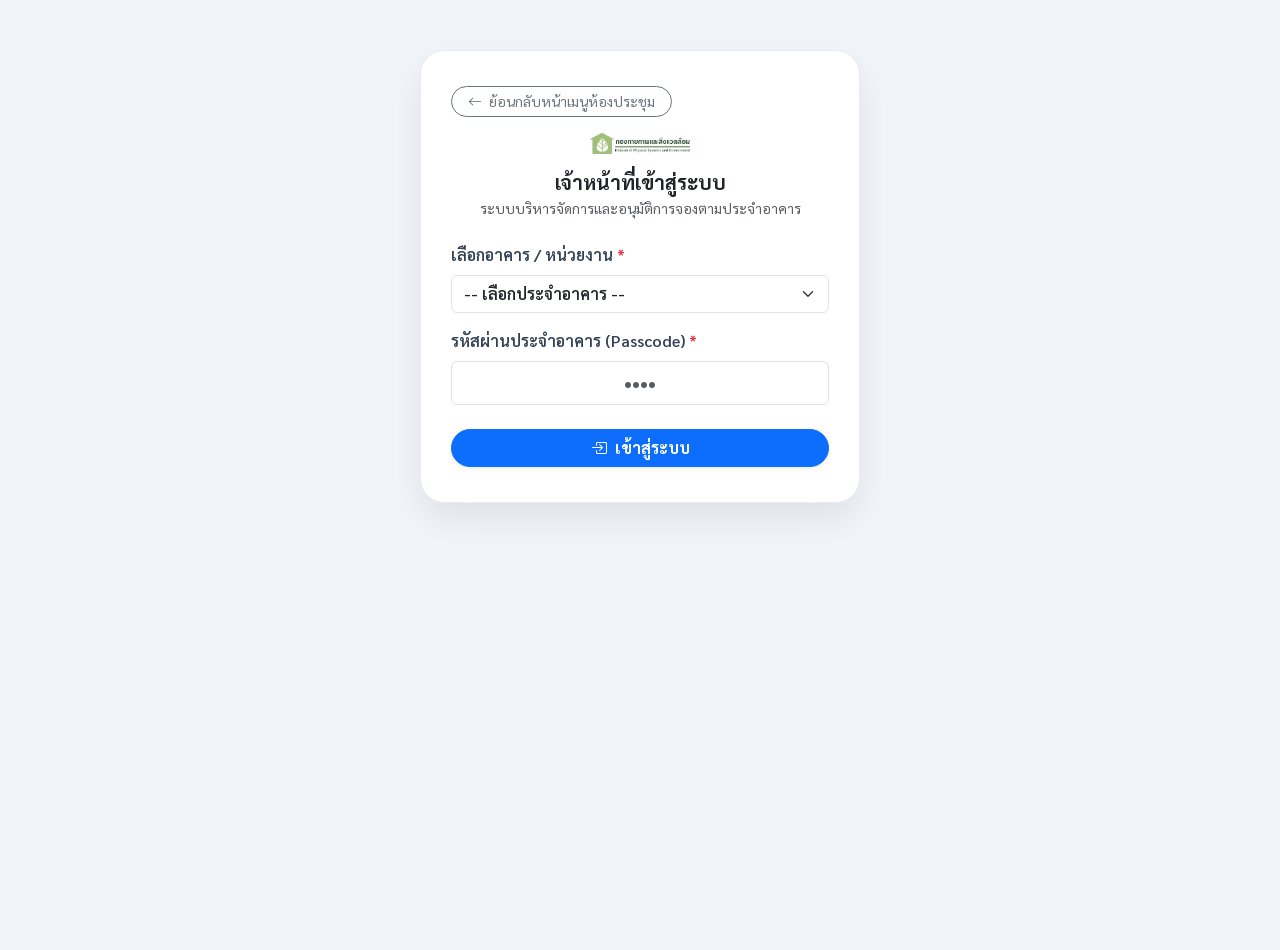
<file: room-admin.html>
<!DOCTYPE html>
<html lang="th">
<head>
  <meta charset="UTF-8">
  <meta name="viewport" content="width=device-width, initial-scale=1.0">
  <title>Admin Portal - ระบบจัดการการจองและอนุมัติ</title>
  <link href="https://cdn.jsdelivr.net/npm/bootstrap@5.3.0/dist/css/bootstrap.min.css" rel="stylesheet">
  <link href="https://cdn.jsdelivr.net/npm/bootstrap-icons@1.11.1/font/bootstrap-icons.css" rel="stylesheet">
  <link href="https://fonts.googleapis.com/css2?family=Sarabun:wght@300;400;500;600;700&display=swap" rel="stylesheet">

  <style>
    body { font-family: 'Sarabun', sans-serif; background-color: #f1f5f9; min-height: 100vh; color: #334155; }
    .login-card { max-width: 440px; margin: 50px auto; background: white; border-radius: 24px; padding: 35px 30px; box-shadow: 0 15px 35px rgba(0,0,0,0.08); border: 1px solid rgba(226, 232, 240, 0.8); }
    .admin-card { background: white; border-radius: 20px; padding: 30px; box-shadow: 0 10px 30px rgba(0,0,0,0.05); margin-top: 20px; }
    .badge-pending { background-color: #fef3c7; color: #d97706; }
    .badge-approved { background-color: #dcfce7; color: #15803d; }
    .badge-rejected { background-color: #fee2e2; color: #b91c1c; }
    .badge-cancelled { background-color: #f1f5f9; color: #64748b; }
    .table-custom th { background-color: #1e293b; color: white; font-weight: 600; }
    .building-badge { background-color: #e0f2fe; color: #0369a1; border: 1px solid #bae6fd; font-weight: 600; }
    .section-title { font-size: 0.95rem; font-weight: 700; color: #0284c7; border-bottom: 2px solid #e2e8f0; padding-bottom: 6px; margin-bottom: 16px; }
  </style>
</head>
<body>

<!-- 1. หน้าล็อกอินเลือกตึกสำหรับเจ้าหน้าที่ -->
<div id="loginSection" class="container">
  <div class="login-card text-center">
    <div class="text-start mb-3">
      <a href="menu-room.html" class="btn btn-outline-secondary btn-sm rounded-pill px-3">
        <i class="bi bi-arrow-left me-1"></i> ย้อนกลับหน้าเมนูห้องประชุม
      </a>
    </div>

    <img src="LOGO.png" alt="Logo" style="max-width: 100px;" class="mb-3" onerror="this.src='LOGO.jpg'">
    <h5 class="fw-bold text-dark mb-1">เจ้าหน้าที่เข้าสู่ระบบ</h5>
    <p class="text-muted small mb-4">ระบบบริหารจัดการและอนุมัติการจองตามประจำอาคาร</p>
    
    <form onsubmit="handleAdminLogin(event)">
      <div class="mb-3 text-start">
        <label class="form-label fw-semibold">เลือกอาคาร / หน่วยงาน <span class="text-danger">*</span></label>
        <select id="loginBuilding" class="form-select fw-semibold" required>
          <option value="">-- เลือกประจำอาคาร --</option>
          <option value="อาคารสิริวิทยา">อาคารสิริวิทยา</option>
          <option value="อาคารศูนย์การเรียนรู้มหิดล (MLC)">อาคารศูนย์การเรียนรู้มหิดล (MLC)</option>
          <option value="อาคารมหิดลสิทธาคาร">อาคารมหิดลสิทธาคาร</option>
          <option value="ALL">-- ดูแลทุกอาคาร (Admin ใหญ่) --</option>
        </select>
      </div>
      <div class="mb-4 text-start">
        <label class="form-label fw-semibold">รหัสผ่านประจำอาคาร (Passcode) <span class="text-danger">*</span></label>
        <input type="password" id="adminPasscode" class="form-control text-center fs-5 fw-bold" placeholder="••••" required autocomplete="off">
      </div>
      <button type="submit" class="btn btn-primary w-100 rounded-pill py-2.5 fw-bold shadow-sm">
        <i class="bi bi-box-arrow-in-right me-2"></i>เข้าสู่ระบบ
      </button>
    </form>
  </div>
</div>

<!-- 2. หน้า Dashboard เจ้าหน้าที่ -->
<div id="dashboardSection" class="container-fluid px-4 py-4" style="display: none;">
  <div class="d-flex justify-content-between align-items-center mb-3">
    <div>
      <h4 class="fw-bold text-dark mb-0"><i class="bi bi-building-check text-primary me-2"></i>ระบบจัดการการอนุมัติและชำระเงิน</h4>
      <div class="mt-1">
        <span class="text-muted small me-2">กองกายภาพและสิ่งแวดล้อม</span>
        <span id="activeBuildingBadge" class="badge building-badge rounded-pill px-3 py-1"></span>
      </div>
    </div>
    <div class="d-flex gap-2">
      <a href="menu-room.html" class="btn btn-outline-secondary btn-sm rounded-pill px-3 py-2">
        <i class="bi bi-house-door me-1"></i> กลับหน้าเมนูห้องประชุม
      </a>
      <button class="btn btn-outline-danger btn-sm rounded-pill px-3 py-2" onclick="logoutAdmin()">
        <i class="bi bi-box-arrow-right me-1"></i> ออกจากระบบ
      </button>
    </div>
  </div>

  <div class="admin-card">
    <div class="row g-3 mb-3 justify-content-between">
      <div class="col-md-4">
        <div class="input-group">
          <span class="input-group-text bg-white"><i class="bi bi-search"></i></span>
          <input type="text" id="searchInput" class="form-control" placeholder="ค้นหา รหัสการจอง / ชื่อผู้จอง..." onkeyup="filterTable()">
        </div>
      </div>
      <div class="col-md-auto">
        <button class="btn btn-primary rounded-pill px-4" onclick="loadAdminData()"><i class="bi bi-arrow-clockwise me-1"></i> รีเฟรชข้อมูล</button>
      </div>
    </div>

    <div class="table-responsive">
      <table class="table table-hover align-middle table-custom" id="adminTable">
        <thead>
          <tr>
            <th>รหัสการจอง</th>
            <th>ผู้ขอจอง</th>
            <th>เรื่อง / กิจกรรม</th>
            <th>อาคาร / ห้อง</th>
            <th>วัน-เวลา ที่ใช้</th>
            <th>สถานะ</th>
            <th>เลขที่หนังสือ</th>
            <th>การจัดการ</th>
          </tr>
        </thead>
        <tbody id="adminTableBody">
          <tr><td colspan="8" class="text-center py-4 text-muted">กำลังโหลดข้อมูล...</td></tr>
        </tbody>
      </table>
    </div>
  </div>
</div>

<!-- Modal 3: ฟอร์มจัดการและอนุมัติ -->
<div class="modal fade" id="updateModal" tabindex="-1" aria-hidden="true">
  <div class="modal-dialog modal-lg modal-dialog-scrollable">
    <div class="modal-content rounded-4 border-0">
      <div class="modal-header bg-primary text-white">
        <h5 class="modal-title fw-bold"><i class="bi bi-pencil-square me-2"></i>บันทึกการอนุมัติและรายละเอียดชำระเงิน</h5>
        <button type="button" class="btn-close btn-close-white" data-bs-dismiss="modal" aria-label="Close"></button>
      </div>
      <div class="modal-body p-4">
        <form id="adminForm" onsubmit="saveAdminUpdate(event)">
          <input type="hidden" id="modalBookingId">

          <!-- 1. สถานะและการอนุมัติ -->
          <div class="section-title"><i class="bi bi-check-circle me-2"></i>1. สถานะการอนุมัติ</div>
          <div class="row g-3 mb-4">
            <div class="col-md-4">
              <label class="form-label fw-semibold">สถานะการจอง <span class="text-danger">*</span></label>
              <select id="modalStatus" class="form-select fw-bold" required>
                <option value="Pending">Pending (รอการอนุมัติ)</option>
                <option value="Approved">Approved (อนุมัติแล้ว)</option>
                <option value="Rejected">Rejected (ไม่อนุมัติ)</option>
                <option value="Cancelled">Cancelled (ยกเลิกรายการ)</option>
              </select>
            </div>
            <div class="col-md-4">
              <label class="form-label fw-semibold">เลขที่หนังสือตอบรับ</label>
              <input type="text" id="modalDocNumber" class="form-control" placeholder="เช่น อว78.0125/20115">
            </div>
            <div class="col-md-4">
              <label class="form-label fw-semibold">ลงวันที่ (หนังสือตอบรับ)</label>
              <input type="date" id="modalDocDate" class="form-control">
            </div>
          </div>

          <!-- 2. การคำนวณเงินและค่าบริการ -->
          <div class="section-title"><i class="bi bi-calculator me-2"></i>2. การคำนวณเงินและค่าบริการ</div>
          <div class="row g-3 mb-4">
            <div class="col-md-4">
              <label class="form-label fw-semibold">จำนวนเงินเต็ม (บาท)</label>
              <input type="number" id="modalOriginalFee" class="form-control" placeholder="เช่น 10000" oninput="calculateMaintenanceFee()">
            </div>
            <div class="col-md-4">
              <label class="form-label fw-semibold">ยกเว้น (%)</label>
              <input type="number" id="modalTaxAmount" class="form-control" placeholder="เช่น 10" min="0" max="100" oninput="calculateMaintenanceFee()">
            </div>
            <div class="col-md-4">
              <label class="form-label fw-semibold text-primary">ค่าบำรุง (บาท)</label>
              <input type="number" id="modalWaivedAmount" class="form-control fw-bold bg-light" placeholder="คำนวณอัตโนมัติ" readonly>
            </div>
          </div>

          <!-- 3. การรับชำระเงินและเงินประกัน -->
          <div class="section-title"><i class="bi bi-receipt me-2"></i>3. การชำระเงินและเงินประกัน</div>
          
          <!-- 3.1 การรับชำระเงินค่าบริการ -->
          <div class="bg-light p-3 rounded-3 mb-3 border">
            <h6 class="fw-bold text-dark mb-2 fs-6"><i class="bi bi-cash me-1 text-success"></i> 3.1 การรับชำระเงินค่าบริการ</h6>
            <div class="row g-3">
              <div class="col-md-4">
                <label class="form-label fw-semibold small">ลงวันที่ จ่ายเงิน</label>
                <input type="date" id="modalPayDate" class="form-control" onchange="calculateMaintenanceFee()">
              </div>
              <div class="col-md-4">
                <label class="form-label fw-semibold small">เลขที่ใบเสร็จ</label>
                <input type="text" id="modalReceiptNo" class="form-control" placeholder="เช่น เล่มที่ 3397 เลขที่ 001">
              </div>
              <div class="col-md-4">
                <label class="form-label fw-semibold small text-secondary">จำนวนเงิน (บาท)</label>
                <input type="text" id="modalPayAmountDisplay" class="form-control bg-white fw-bold text-success" placeholder="*****" readonly>
              </div>
            </div>
          </div>

          <!-- 3.2 การรับชำระเงินประกัน -->
          <div class="bg-light p-3 rounded-3 mb-3 border">
            <h6 class="fw-bold text-dark mb-2 fs-6"><i class="bi bi-shield-check me-1 text-primary"></i> 3.2 การรับชำระเงินประกัน</h6>
            <div class="row g-3">
              <div class="col-md-4">
                <label class="form-label fw-semibold small">ลงวันที่ จ่ายเงิน</label>
                <input type="date" id="modalSendDocDate" class="form-control">
              </div>
              <div class="col-md-4">
                <label class="form-label fw-semibold small">เลขที่ใบเสร็จ</label>
                <input type="text" id="modalDepositReceipt" class="form-control" placeholder="เช่น เล่มที่ 102 เลขที่ 045">
              </div>
              <div class="col-md-4">
                <label class="form-label fw-semibold small">จำนวนเงิน (บาท)</label>
                <input type="number" id="modalDepositAmount" class="form-control" placeholder="เช่น 20000">
              </div>
            </div>
          </div>

          <div class="text-end pt-3 border-top">
            <button type="button" class="btn btn-secondary rounded-pill px-4 me-2" data-bs-dismiss="modal">ยกเลิก</button>
            <button type="submit" id="saveAdminBtn" class="btn btn-primary rounded-pill px-4"><i class="bi bi-floppy me-1"></i> บันทึกข้อมูล</button>
          </div>
        </form>
      </div>
    </div>
  </div>
</div>

<script src="https://cdn.jsdelivr.net/npm/bootstrap@5.3.0/dist/js/bootstrap.bundle.min.js"></script>
<script src="config.js"></script>
<script>
  const BUILDING_PASSCODES = {
    "อาคารสิริวิทยา": "1111",
    "อาคารศูนย์การเรียนรู้มหิดล (MLC)": "2222",
    "อาคารมหิดลสิทธาคาร": "3333",
    "ALL": "9999"
  };

  let allRecords = [];
  let updateModalObj = null;
  let currentBuilding = "";

  document.addEventListener('DOMContentLoaded', () => {
    updateModalObj = new bootstrap.Modal(document.getElementById('updateModal'));
    const savedBuilding = sessionStorage.getItem('adminBuilding');
    if (savedBuilding) {
      currentBuilding = savedBuilding;
      showDashboard();
    }
  });

  function calculateMaintenanceFee() {
    const total = parseFloat(document.getElementById('modalOriginalFee').value) || 0;
    const discountPercent = parseFloat(document.getElementById('modalTaxAmount').value) || 0;
    const payDate = document.getElementById('modalPayDate').value;
    
    if (total > 0) {
      const discountAmount = (total * discountPercent) / 100;
      const finalFee = total - discountAmount;
      const val = finalFee >= 0 ? finalFee : 0;
      
      document.getElementById('modalWaivedAmount').value = val;
      
      if (payDate) {
        document.getElementById('modalPayAmountDisplay').value = val.toLocaleString() + " บาท";
      } else {
        document.getElementById('modalPayAmountDisplay').value = "*****";
      }
    } else {
      document.getElementById('modalWaivedAmount').value = '';
      document.getElementById('modalPayAmountDisplay').value = '*****';
    }
  }

  function handleAdminLogin(e) {
    e.preventDefault();
    const building = document.getElementById('loginBuilding').value;
    const pin = document.getElementById('adminPasscode').value.trim();

    if (!building) {
      alert("กรุณาเลือกอาคารประจำสิทธิ์ของคุณ");
      return;
    }

    const correctPin = BUILDING_PASSCODES[building];
    if (pin === correctPin) {
      sessionStorage.setItem('adminBuilding', building);
      currentBuilding = building;
      showDashboard();
    } else {
      alert("รหัสผ่านประจำอาคารไม่ถูกต้อง!");
    }
  }

  function showDashboard() {
    document.getElementById('loginSection').style.display = 'none';
    document.getElementById('dashboardSection').style.display = 'block';

    const badge = document.getElementById('activeBuildingBadge');
    if (currentBuilding === 'ALL') {
      badge.textContent = '🏢 สิทธิ์จัดการ: ทุกอาคาร';
    } else {
      badge.textContent = `🏢 สิทธิ์จัดการ: ${currentBuilding}`;
    }

    loadAdminData();
  }

  function logoutAdmin() {
    sessionStorage.removeItem('adminBuilding');
    location.reload();
  }

  function loadAdminData() {
    const tbody = document.getElementById('adminTableBody');
    tbody.innerHTML = '<tr><td colspan="8" class="text-center py-4"><span class="spinner-border spinner-border-sm me-2"></span>กำลังดึงข้อมูล...</td></tr>';

    const oldScript = document.getElementById('adminScript');
    if (oldScript) oldScript.remove();

    window.onAdminDataReceived = function(res) {
      if (res && res.success) {
        allRecords = res.records || [];
        filterAndRenderData();
      } else {
        tbody.innerHTML = '<tr><td colspan="8" class="text-center py-4 text-danger">เกิดข้อผิดพลาดในการโหลดข้อมูล</td></tr>';
      }
    };

    const script = document.createElement('script');
    script.id = 'adminScript';
    script.src = `${CONFIG.WEB_APP_URL}?action=getAllAdminBookings&callback=onAdminDataReceived`;
    document.body.appendChild(script);
  }

  function filterAndRenderData() {
    let filtered = allRecords;

    if (currentBuilding && currentBuilding !== 'ALL') {
      filtered = allRecords.filter(r => r.building && r.building.trim() === currentBuilding.trim());
    }

    const term = document.getElementById('searchInput').value.toLowerCase().trim();
    if (term) {
      filtered = filtered.filter(r => 
        r.id.toLowerCase().includes(term) || 
        r.applicantName.toLowerCase().includes(term) ||
        r.eventTitle.toLowerCase().includes(term)
      );
    }

    renderAdminTable(filtered);
  }

  function renderAdminTable(records) {
    const tbody = document.getElementById('adminTableBody');
    if (records.length === 0) {
      tbody.innerHTML = `<tr><td colspan="8" class="text-center py-4 text-muted">ไม่พบข้อมูลการจอง${currentBuilding !== 'ALL' ? ' ของ ' + currentBuilding : ''}</td></tr>`;
      return;
    }

    let html = '';
    records.forEach(r => {
      let badgeClass = 'badge-pending';
      if (r.status === 'Approved') badgeClass = 'badge-approved';
      if (r.status === 'Rejected') badgeClass = 'badge-rejected';
      if (r.status === 'Cancelled') badgeClass = 'badge-cancelled';

      html += `
        <tr>
          <td class="fw-bold text-primary">${r.id}</td>
          <td>${r.applicantName}<br><small class="text-muted">${r.phone}</small></td>
          <td>${r.eventTitle}</td>
          <td><span class="badge bg-secondary mb-1">${r.building}</span><br><small class="text-muted">${r.roomName}</small></td>
          <td><small>${r.eventDate}<br>${r.startTime} - ${r.endTime}</small></td>
          <td><span class="badge ${badgeClass} px-3 py-2 rounded-pill">${r.status || 'Pending'}</span></td>
          <td><small>${r.docNumber || '-'}</small></td>
          <td>
            <button class="btn btn-sm btn-outline-primary rounded-pill px-3" onclick="openUpdateModal('${r.id}')">
              <i class="bi bi-pencil-square me-1"></i> จัดการ
            </button>
          </td>
        </tr>
      `;
    });
    tbody.innerHTML = html;
  }

  function openUpdateModal(bookingId) {
    const rec = allRecords.find(r => r.id === bookingId);
    if (!rec) return;

    document.getElementById('modalBookingId').value = rec.id;
    document.getElementById('modalStatus').value = rec.status || 'Pending';
    document.getElementById('modalDocNumber').value = rec.docNumber || '';
    document.getElementById('modalDocDate').value = rec.docDate || '';
    document.getElementById('modalOriginalFee').value = rec.originalFee || '';
    document.getElementById('modalTaxAmount').value = rec.taxAmount || '';
    
    document.getElementById('modalPayDate').value = rec.payDate || '';
    document.getElementById('modalReceiptNo').value = rec.receiptNo || '';
    
    document.getElementById('modalSendDocDate').value = rec.depositDate || '';
    document.getElementById('modalDepositReceipt').value = rec.depositReceiptNo || '';
    document.getElementById('modalDepositAmount').value = rec.depositAmount || '';

    calculateMaintenanceFee();
    updateModalObj.show();
  }

  function saveAdminUpdate(e) {
    e.preventDefault();
    const btn = document.getElementById('saveAdminBtn');
    btn.disabled = true;
    btn.innerHTML = '<span class="spinner-border spinner-border-sm me-2"></span>กำลังบันทึก...';

    // ส่งแบบ URLSearchParams รองรับ Apps Script
    const payload = new URLSearchParams();
    payload.append('action', 'updateAdminBooking');
    payload.append('bookingId', document.getElementById('modalBookingId').value);
    payload.append('status', document.getElementById('modalStatus').value);
    payload.append('docNumber', document.getElementById('modalDocNumber').value);
    payload.append('docDate', document.getElementById('modalDocDate').value);
    payload.append('originalFee', document.getElementById('modalOriginalFee').value);
    payload.append('taxAmount', document.getElementById('modalTaxAmount').value);
    payload.append('waivedAmount', document.getElementById('modalWaivedAmount').value);
    payload.append('payDate', document.getElementById('modalPayDate').value);
    payload.append('receiptNo', document.getElementById('modalReceiptNo').value);
    payload.append('depositDate', document.getElementById('modalSendDocDate').value);
    payload.append('depositReceiptNo', document.getElementById('modalDepositReceipt').value);
    payload.append('depositAmount', document.getElementById('modalDepositAmount').value);

    fetch(CONFIG.WEB_APP_URL, {
      method: 'POST',
      body: payload
    })
    .then(() => {
      alert("บันทึกข้อมูลเรียบร้อยแล้ว!");
      btn.disabled = false;
      btn.innerHTML = '<i class="bi bi-floppy me-1"></i> บันทึกข้อมูล';
      updateModalObj.hide();
      loadAdminData();
    })
    .catch(err => {
      alert("บันทึกข้อมูลเรียบร้อยแล้ว!");
      btn.disabled = false;
      btn.innerHTML = '<i class="bi bi-floppy me-1"></i> บันทึกข้อมูล';
      updateModalObj.hide();
      loadAdminData();
    });
  }

  function filterTable() {
    filterAndRenderData();
  }
</script>
</body>
</html>
</file>
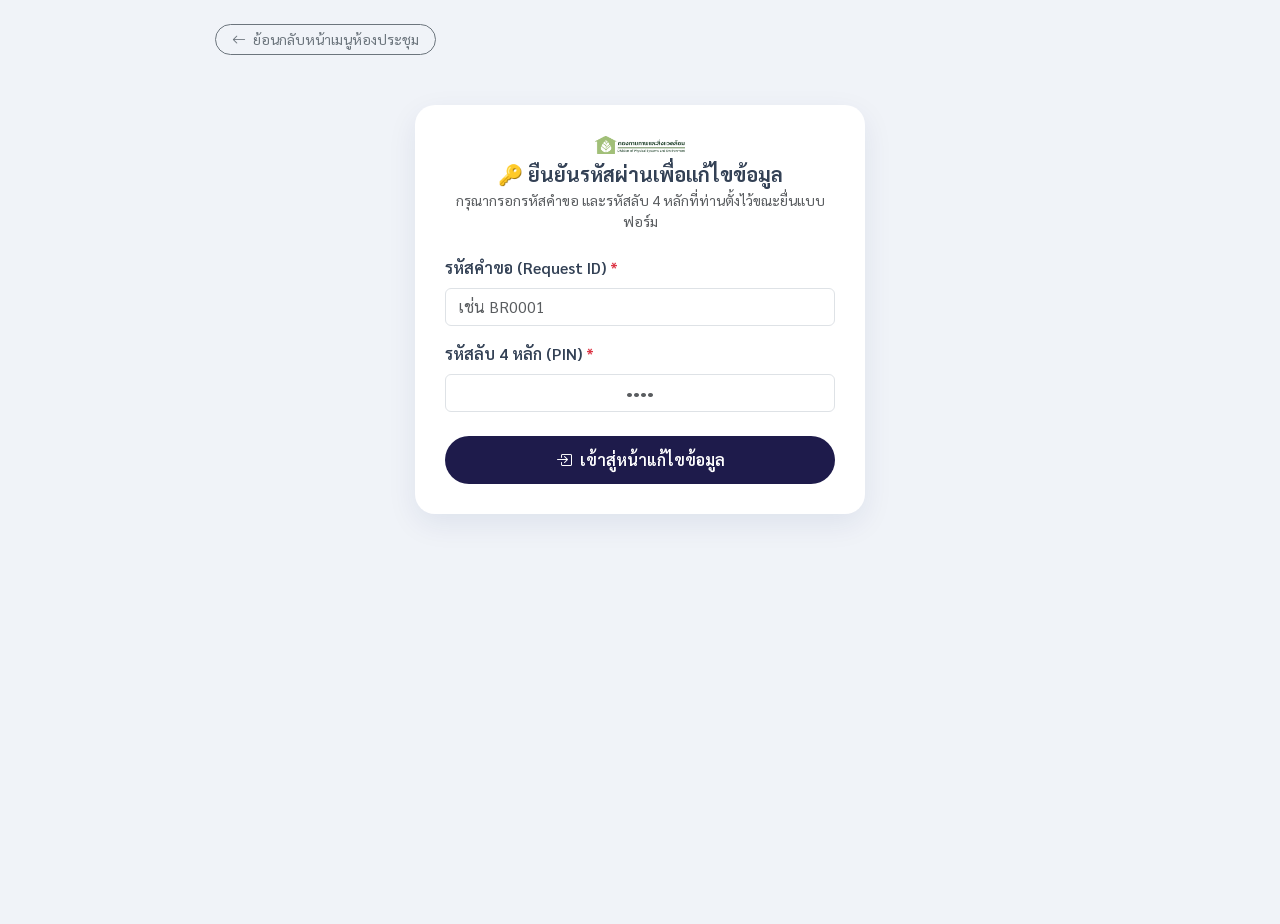
<file: room-edit.html>
<!DOCTYPE html>
<html lang="th">
<head>
  <meta charset="UTF-8">
  <meta name="viewport" content="width=device-width, initial-scale=1.0">
  <title>แก้ไขข้อมูลการจองห้องประชุม</title>
  <link href="https://cdn.jsdelivr.net/npm/bootstrap@5.3.0/dist/css/bootstrap.min.css" rel="stylesheet">
  <link href="https://cdn.jsdelivr.net/npm/bootstrap-icons@1.11.1/font/bootstrap-icons.css" rel="stylesheet">
  <link href="https://fonts.googleapis.com/css2?family=Sarabun:wght@300;400;500;600;700&display=swap" rel="stylesheet">
  <link rel="stylesheet" href="style.css">

  <style>
    body { font-family: 'Sarabun', sans-serif; background-color: #f0f3f8; min-height: 100vh; color: #334155; }
    .form-card { background: white; border-radius: 20px; padding: 35px 30px; box-shadow: 0 10px 30px rgba(0, 43, 102, 0.06); max-width: 850px; margin: 30px auto; border: 1px solid rgba(226, 232, 240, 0.8); }
    .auth-card { background: white; border-radius: 20px; padding: 30px; max-width: 450px; margin: 50px auto; box-shadow: 0 10px 30px rgba(0, 43, 102, 0.08); }
    .header-box { background: #1e1b4b; color: white; border-radius: 16px; padding: 20px; margin-bottom: 30px; }
    .section-header { color: #1e1b4b; border-bottom: 2px solid #e2e8f0; padding-bottom: 8px; margin-bottom: 20px; font-weight: 700; }
    .btn-submit { background-color: #1e1b4b; color: white; border-radius: 30px; padding: 12px 35px; font-weight: 600; border: none; transition: all 0.2s; }
    .btn-submit:hover { background-color: #312e81; color: white; }
    .room-item-row { background-color: #f8fafc; border: 1px solid #e2e8f0; border-radius: 12px; padding: 12px 15px; margin-bottom: 10px; }
  </style>
</head>
<body>

<div class="container my-4">
  <div class="mb-3" style="max-width: 850px; margin: 0 auto;">
    <a href="./menu-room.html" class="btn btn-outline-secondary btn-sm rounded-pill px-3"><i class="bi bi-arrow-left me-1"></i> ย้อนกลับหน้าเมนูห้องประชุม</a>
  </div>

  <!-- ส่วนที่ 1: หน้าฟอร์มกรอก PIN ก่อนเข้าแก้ไข -->
  <div id="authSection" class="auth-card text-center">
    <img src="LOGO.png" alt="Logo" style="max-width: 90px;" class="mb-2" onerror="this.src='LOGO.jpg'">
    <h5 class="fw-bold mb-1">🔑 ยืนยันรหัสผ่านเพื่อแก้ไขข้อมูล</h5>
    <p class="text-muted small mb-4">กรุณากรอกรหัสคำขอ และรหัสลับ 4 หลักที่ท่านตั้งไว้ขณะยื่นแบบฟอร์ม</p>

    <form onsubmit="handleVerifyAuth(event)">
      <div class="mb-3 text-start">
        <label class="form-label fw-semibold">รหัสคำขอ (Request ID) <span class="text-danger">*</span></label>
        <input type="text" id="authRequestId" class="form-control text-uppercase" placeholder="เช่น BR0001" required>
      </div>
      <div class="mb-4 text-start">
        <label class="form-label fw-semibold">รหัสลับ 4 หลัก (PIN) <span class="text-danger">*</span></label>
        <input type="password" id="authPin" class="form-control text-center fw-bold" maxlength="4" placeholder="••••" required autocomplete="off">
      </div>
      <button type="submit" id="authBtn" class="btn btn-submit w-100"><i class="bi bi-box-arrow-in-right me-1"></i> เข้าสู่หน้าแก้ไขข้อมูล</button>
    </form>
  </div>

  <!-- ส่วนที่ 2: หน้าฟอร์มแก้ไขข้อมูล -->
  <div id="editSection" class="form-card" style="display: none;">
    <div class="header-box text-center">
      <h4 class="fw-bold mb-1">แก้ไขข้อมูลการจองห้องประชุม</h4>
      <p class="mb-0 small opacity-90">รหัสคำขอ: <span id="displayRequestId" class="fw-bold text-warning"></span></p>
    </div>

    <form id="editBookingForm" onsubmit="handleEditSubmit(event)">
      <h5 class="section-header"><i class="bi bi-person-badge me-2"></i>1. ข้อมูลทั่วไปและผู้ขอใช้บริการ</h5>
      <div class="row g-3 mb-4">
        <div class="col-md-6">
          <label class="form-label fw-semibold">ชื่อ - สกุล ผู้ขอใช้บริการ <span class="text-danger">*</span></label>
          <input type="text" id="applicantName" class="form-control" required>
        </div>
        <div class="col-md-6">
          <label class="form-label fw-semibold">สถานะผู้ขอใช้บริการ <span class="text-danger">*</span></label>
          <select id="applicantStatus" class="form-select" required>
            <option value="บุคลากร/ส่วนงานภายใน">บุคลากร / ส่วนงานภายในมหาวิทยาลัย</option>
            <option value="นักศึกษา">นักศึกษา</option>
            <option value="บุคคล/หน่วยงานภายนอก">บุคคล / หน่วยงานภายนอก</option>
          </select>
        </div>
        <div class="col-md-6">
          <label class="form-label fw-semibold">หมายเลขโทรศัพท์ <span class="text-danger">*</span></label>
          <input type="tel" id="phone" class="form-control" required>
        </div>
        <div class="col-md-6">
          <label class="form-label fw-semibold">อีเมล <span class="text-danger">*</span></label>
          <input type="email" id="email" class="form-control" required>
        </div>
      </div>

      <h5 class="section-header"><i class="bi bi-building-gear me-2"></i>2. รายละเอียดสถานที่และกิจกรรม</h5>
      <div class="row g-3 mb-4">
        <div class="col-12">
          <label class="form-label fw-semibold">ชื่อกิจกรรม / เรื่องที่ดำเนินการ <span class="text-danger">*</span></label>
          <input type="text" id="eventTitle" class="form-control" required>
        </div>

        <div class="col-md-3">
          <label class="form-label fw-semibold">ตั้งแต่วันที่ <span class="text-danger">*</span></label>
          <input type="date" id="startDate" class="form-control" onchange="checkAndFetchAvailableRooms()" required>
        </div>
        <div class="col-md-3">
          <label class="form-label fw-semibold">เวลาเริ่ม <span class="text-danger">*</span></label>
          <input type="time" id="startTime" class="form-control" onchange="checkAndFetchAvailableRooms()" required>
        </div>
        <div class="col-md-3">
          <label class="form-label fw-semibold">ถึงวันที่ <span class="text-danger">*</span></label>
          <input type="date" id="endDate" class="form-control" onchange="checkAndFetchAvailableRooms()" required>
        </div>
        <div class="col-md-3">
          <label class="form-label fw-semibold">เวลาสิ้นสุด <span class="text-danger">*</span></label>
          <input type="time" id="endTime" class="form-control" onchange="checkAndFetchAvailableRooms()" required>
        </div>

        <div class="col-12">
          <label class="form-label fw-semibold">อาคาร / สถานที่ <span class="text-danger">*</span></label>
          <select id="building" class="form-select" onchange="checkAndFetchAvailableRooms()" required>
            <option value="อาคารสิริวิทยา">อาคารสิริวิทยา</option>
            <option value="อาคารศูนย์การเรียนรู้มหิดล (MLC)">อาคารศูนย์การเรียนรู้มหิดล (MLC)</option>
            <option value="อาคารมหิดลสิทธาคาร">อาคารมหิดลสิทธาคาร</option>
          </select>
        </div>

        <div class="col-12">
          <div class="d-flex justify-content-between align-items-center mb-1">
            <label class="form-label fw-semibold mb-0">ห้อง / พื้นที่จอง <span class="text-danger">*</span></label>
            <span id="roomCheckStatus" class="small text-muted"></span>
          </div>
          <div id="roomListContainer"></div>
          <button type="button" id="addRoomBtn" class="btn btn-outline-primary btn-sm mt-1 rounded-pill" onclick="addRoomRow()">
            <i class="bi bi-plus-circle me-1"></i> เพิ่มห้องประชุมอีกห้อง
          </button>
        </div>

        <div class="col-md-12">
          <label class="form-label fw-semibold">จำนวนผู้เข้าร่วม (คน) <span class="text-danger">*</span></label>
          <input type="number" id="attendeeCount" class="form-control" min="1" required>
        </div>
      </div>

      <div class="text-center pt-3">
        <button type="submit" id="submitBtn" class="btn btn-submit shadow"><i class="bi bi-save me-2"></i>บันทึกการแก้ไขข้อมูล</button>
      </div>
    </form>
  </div>
</div>

<script src="config.js"></script>
<script>
  const ROOM_MAPPING = {
    "อาคารสิริวิทยา": [
      "ห้อง 101 (ห้องประชุมย่อย)",
      "ห้อง 201 (ห้องบรรยายใหญ่)",
      "ห้อง 301 (ห้องประชุมสัมมนา)",
      "พื้นที่อเนกประสงค์ ชั้น 1"
    ],
    "อาคารศูนย์การเรียนรู้มหิดล (MLC)": [
      "MLC Hall 1",
      "MLC Hall 2",
      "ห้องประชุม 217",
      "ห้องประชุม 322",
      "ลานกิจกรรม Co-Working Space"
    ],
    "อาคารมหิดลสิทธาคาร": [
      "หอประชุมใหญ่ (Auditorium)",
      "ห้องรับรอง VIP",
      "โถงนิทรรศการ (Foyer ชั้น 1)",
      "ห้องซ้อมแสดง A"
    ]
  };

  let currentlyBookedRooms = [];
  let currentRequestId = "";
  let loadedRooms = [];

  function handleVerifyAuth(e) {
    e.preventDefault();
    const reqId = document.getElementById('authRequestId').value.trim().toUpperCase();
    const pin = document.getElementById('authPin').value.trim();
    const btn = document.getElementById('authBtn');

    btn.disabled = true;
    btn.innerHTML = '<span class="spinner-border spinner-border-sm me-2"></span>กำลังตรวจสอบ...';

    const oldScript = document.getElementById('vScript');
    if (oldScript) oldScript.remove();

    window.onAuthVerified = function(res) {
      btn.disabled = false;
      btn.innerHTML = '<i class="bi bi-box-arrow-in-right me-1"></i> เข้าสู่หน้าแก้ไขข้อมูล';

      if (res && res.success) {
        currentRequestId = reqId;
        loadBookingData(reqId);
      } else {
        alert("รหัสคำขอ หรือ รหัส PIN ไม่ถูกต้อง!");
      }
    };

    const script = document.createElement('script');
    script.id = 'vScript';
    script.src = `${CONFIG.WEB_APP_URL}?action=verifyPin&requestId=${encodeURIComponent(reqId)}&pin=${encodeURIComponent(pin)}&callback=onAuthVerified`;
    document.body.appendChild(script);
  }

  function loadBookingData(reqId) {
    const oldScript = document.getElementById('gScript');
    if (oldScript) oldScript.remove();

    window.onBookingLoaded = function(res) {
      if (res && res.success && res.data) {
        const d = res.data;
        document.getElementById('authSection').style.display = 'none';
        document.getElementById('editSection').style.display = 'block';
        document.getElementById('displayRequestId').innerText = reqId;

        document.getElementById('applicantName').value = d.applicantName || "";
        document.getElementById('applicantStatus').value = d.applicantStatus || "บุคลากร/ส่วนงานภายใน";
        document.getElementById('phone').value = d.phone || "";
        document.getElementById('email').value = d.email || "";
        document.getElementById('eventTitle').value = d.eventTitle || "";
        document.getElementById('startDate').value = d.startDate || "";
        document.getElementById('startTime').value = d.startTime || "";
        document.getElementById('endDate').value = d.endDate || "";
        document.getElementById('endTime').value = d.endTime || "";
        document.getElementById('building').value = d.building || "อาคารสิริวิทยา";
        document.getElementById('attendeeCount').value = d.attendeeCount || 1;

        loadedRooms = d.rooms && d.rooms.length > 0 ? d.rooms : [d.roomName];
        checkAndFetchAvailableRooms();
      } else {
        alert("ไม่พบข้อมูลการจอง");
      }
    };

    const script = document.createElement('script');
    script.id = 'gScript';
    script.src = `${CONFIG.WEB_APP_URL}?action=getBookingById&bookingId=${encodeURIComponent(reqId)}&callback=onBookingLoaded`;
    document.body.appendChild(script);
  }

  function checkAndFetchAvailableRooms() {
    const startDate = document.getElementById('startDate').value;
    const startTime = document.getElementById('startTime').value;
    const endDate = document.getElementById('endDate').value;
    const endTime = document.getElementById('endTime').value;
    const building = document.getElementById('building').value;
    const statusSpan = document.getElementById('roomCheckStatus');

    if (!startDate || !startTime || !endDate || !endTime || !building) return;

    statusSpan.innerHTML = '<span class="text-primary"><span class="spinner-border spinner-border-sm me-1"></span>กำลังเช็คสถานะห้อง...</span>';

    const oldScript = document.getElementById('chkRoomScript');
    if (oldScript) oldScript.remove();

    window.onBookedRoomsReceived = function(data) {
      if (data && data.success) {
        currentlyBookedRooms = data.bookedRooms || [];
        statusSpan.innerHTML = '<span class="text-success"><i class="bi bi-check-circle me-1"></i>เช็คสถานะห้องสำเร็จ</span>';
      } else {
        currentlyBookedRooms = [];
        statusSpan.innerHTML = '';
      }
      renderRoomRows(building);
    };

    const script = document.createElement('script');
    script.id = 'chkRoomScript';
    script.src = `${CONFIG.WEB_APP_URL}?action=checkRoomAvailability&building=${encodeURIComponent(building)}&startDate=${encodeURIComponent(startDate)}&startTime=${encodeURIComponent(startTime)}&endDate=${encodeURIComponent(endDate)}&endTime=${encodeURIComponent(endTime)}&callback=onBookedRoomsReceived`;
    document.body.appendChild(script);
  }

  function renderRoomRows(building) {
    const container = document.getElementById('roomListContainer');
    container.innerHTML = '';

    const targetList = loadedRooms.length > 0 ? loadedRooms : [""];
    targetList.forEach((rVal) => {
      addRoomRowWithValue(building, rVal);
    });
    loadedRooms = []; 
  }

  function addRoomRowWithValue(building, val) {
    const container = document.getElementById('roomListContainer');
    const newRow = document.createElement('div');
    newRow.className = 'room-item-row d-flex align-items-center gap-2 mt-2';
    
    const select = document.createElement('select');
    select.className = 'form-select room-select';
    select.required = true;
    populateOptions(select, building, val);

    const deleteBtn = document.createElement('button');
    deleteBtn.type = 'button';
    deleteBtn.className = 'btn btn-outline-danger btn-sm rounded-circle p-2 remove-btn';
    deleteBtn.title = 'ลบห้องนี้';
    deleteBtn.innerHTML = '<i class="bi bi-trash"></i>';
    deleteBtn.onclick = function() { removeRoomRow(this); };

    newRow.appendChild(select);
    newRow.appendChild(deleteBtn);
    container.appendChild(newRow);

    updateRemoveButtons();
  }

  function addRoomRow() {
    const building = document.getElementById('building').value;
    if (!building) return;
    addRoomRowWithValue(building, "");
  }

  function populateOptions(selectElem, building, defaultVal) {
    selectElem.innerHTML = '<option value="">-- เลือกห้อง / พื้นที่ --</option>';
    if (building && ROOM_MAPPING[building]) {
      ROOM_MAPPING[building].forEach(room => {
        const isBooked = currentlyBookedRooms.some(bRoom => bRoom.trim().toLowerCase() === room.trim().toLowerCase());
        const isSelfSelected = defaultVal && defaultVal.trim().toLowerCase() === room.trim().toLowerCase();
        
        const opt = document.createElement('option');
        opt.value = room;
        
        if (isBooked && !isSelfSelected) {
          opt.textContent = `${room} ❌ (ติดจองแล้วในช่วงเวลานี้)`;
          opt.disabled = true;
          opt.style.color = '#dc2626';
          opt.style.backgroundColor = '#fee2e2';
        } else {
          opt.textContent = room;
        }

        if (isSelfSelected) opt.selected = true;
        selectElem.appendChild(opt);
      });
    }
  }

  function removeRoomRow(btn) {
    const row = btn.closest('.room-item-row');
    row.remove();
    updateRemoveButtons();
  }

  function updateRemoveButtons() {
    const rows = document.querySelectorAll('.room-item-row');
    rows.forEach(row => {
      const btn = row.querySelector('.remove-btn');
      if (btn) btn.style.display = rows.length > 1 ? 'inline-block' : 'none';
    });
  }

  function handleEditSubmit(e) {
    e.preventDefault();

    const selects = document.querySelectorAll('.room-select');
    const selectedRooms = [];
    selects.forEach(s => {
      if (s.value && !selectedRooms.includes(s.value)) {
        selectedRooms.push(s.value);
      }
    });

    if (selectedRooms.length === 0) {
      alert("กรุณาเลือกห้องประชุมอย่างน้อย 1 ห้อง");
      return;
    }

    const btn = document.getElementById('submitBtn');
    btn.disabled = true;
    btn.innerHTML = '<span class="spinner-border spinner-border-sm me-2"></span>กำลังบันทึกการแก้ไข...';

    const payload = new URLSearchParams();
    payload.append('action', 'updateRoomBooking');
    payload.append('bookingId', currentRequestId);
    payload.append('requestId', currentRequestId);
    payload.append('startDate', document.getElementById('startDate').value);
    payload.append('endDate', document.getElementById('endDate').value);
    payload.append('startTime', document.getElementById('startTime').value);
    payload.append('endTime', document.getElementById('endTime').value);
    payload.append('building', document.getElementById('building').value);
    payload.append('roomName', selectedRooms.join(', '));
    payload.append('room', selectedRooms.join(', '));
    payload.append('eventTitle', document.getElementById('eventTitle').value);
    payload.append('applicantName', document.getElementById('applicantName').value);
    payload.append('applicantStatus', document.getElementById('applicantStatus').value);
    payload.append('attendeeCount', document.getElementById('attendeeCount').value);
    payload.append('phone', document.getElementById('phone').value);
    payload.append('email', document.getElementById('email').value);

    fetch(CONFIG.WEB_APP_URL, {
      method: 'POST',
      body: payload
    })
    .then(res => res.json())
    .then(data => {
      btn.disabled = false;
      btn.innerHTML = '<i class="bi bi-save me-2"></i>บันทึกการแก้ไขข้อมูล';

      if (data && data.success) {
        alert("แก้ไขข้อมูลการจองเรียบร้อยแล้ว!");
        window.location.href = "menu-room.html";
      } else {
        alert("ไม่สามารถบันทึกการแก้ไขได้: " + (data.message || "ห้องติดจองช่วงเวลานี้อยู่แล้ว"));
      }
    })
    .catch(err => {
      btn.disabled = false;
      btn.innerHTML = '<i class="bi bi-save me-2"></i>บันทึกการแก้ไขข้อมูล';
      alert("บันทึกข้อมูลเรียบร้อยแล้ว!");
      window.location.href = "menu-room.html";
    });
  }
</script>
</body>
</html>
</file>
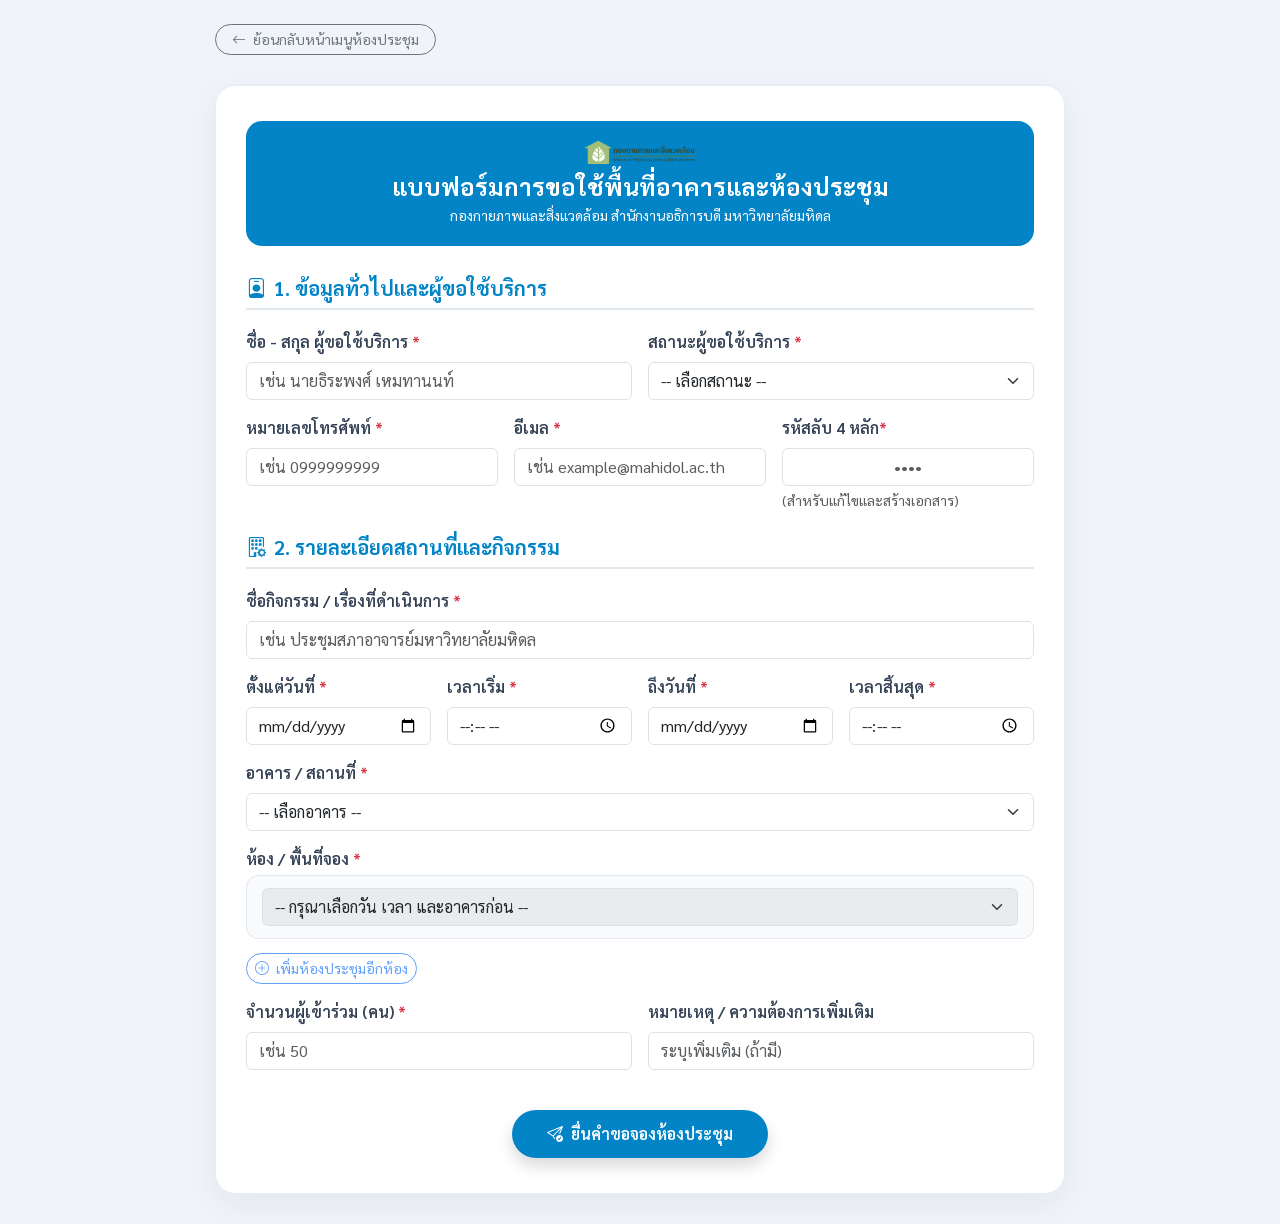
<file: room-form.html>
<!DOCTYPE html>
<html lang="th">
<head>
  <meta charset="UTF-8">
  <meta name="viewport" content="width=device-width, initial-scale=1.0">
  <title>แบบฟอร์มขอใช้พื้นที่อาคารและห้องประชุม</title>
  <link href="https://cdn.jsdelivr.net/npm/bootstrap@5.3.0/dist/css/bootstrap.min.css" rel="stylesheet">
  <link href="https://cdn.jsdelivr.net/npm/bootstrap-icons@1.11.1/font/bootstrap-icons.css" rel="stylesheet">
  <link href="https://fonts.googleapis.com/css2?family=Sarabun:wght@300;400;500;600;700&display=swap" rel="stylesheet">
  <link rel="stylesheet" href="style.css">

  <style>
    body { font-family: 'Sarabun', sans-serif; background-color: #f0f3f8; min-height: 100vh; color: #334155; }
    .form-card { background: white; border-radius: 20px; padding: 35px 30px; box-shadow: 0 10px 30px rgba(0, 43, 102, 0.06); max-width: 850px; margin: 30px auto; border: 1px solid rgba(226, 232, 240, 0.8); }
    .header-box { background: #0284c7; color: white; border-radius: 16px; padding: 20px; margin-bottom: 30px; }
    .section-header { color: #0284c7; border-bottom: 2px solid #e2e8f0; padding-bottom: 8px; margin-bottom: 20px; font-weight: 700; }
    .btn-submit { background-color: #0284c7; color: white; border-radius: 30px; padding: 12px 35px; font-weight: 600; border: none; transition: all 0.2s; }
    .btn-submit:hover { background-color: #0369a1; color: white; box-shadow: 0 4px 12px rgba(2, 132, 199, 0.3); }
    .room-item-row { background-color: #f8fafc; border: 1px solid #e2e8f0; border-radius: 12px; padding: 12px 15px; margin-bottom: 10px; }
  </style>
</head>
<body>

<div class="container my-4">
  <div class="mb-3" style="max-width: 850px; margin: 0 auto;">
    <a href="./menu-room.html" class="btn btn-outline-secondary btn-sm rounded-pill px-3"><i class="bi bi-arrow-left me-1"></i> ย้อนกลับหน้าเมนูห้องประชุม</a>
  </div>

  <div class="form-card">
    <div class="header-box text-center">
      <img src="LOGO.png" alt="Logo" style="max-width: 110px;" class="mb-2" onerror="this.src='LOGO.jpg'">
      <h4 class="fw-bold mb-1">แบบฟอร์มการขอใช้พื้นที่อาคารและห้องประชุม</h4>
      <p class="mb-0 small opacity-90">กองกายภาพและสิ่งแวดล้อม สำนักงานอธิการบดี มหาวิทยาลัยมหิดล</p>
    </div>

    <form id="roomBookingForm" onsubmit="handleBookingSubmit(event)">
      
      <!-- ส่วนที่ 1 -->
      <h5 class="section-header"><i class="bi bi-person-badge me-2"></i>1. ข้อมูลทั่วไปและผู้ขอใช้บริการ</h5>
      <div class="row g-3 mb-4">
        <div class="col-md-6">
          <label class="form-label fw-semibold">ชื่อ - สกุล ผู้ขอใช้บริการ <span class="text-danger">*</span></label>
          <input type="text" id="applicantName" class="form-control" placeholder="เช่น นายธิระพงศ์ เหมทานนท์" required>
        </div>
        <div class="col-md-6">
          <label class="form-label fw-semibold">สถานะผู้ขอใช้บริการ <span class="text-danger">*</span></label>
          <select id="applicantStatus" class="form-select" required>
            <option value="">-- เลือกสถานะ --</option>
            <option value="บุคลากร/ส่วนงานภายใน">บุคลากร / ส่วนงานภายในมหาวิทยาลัย</option>
            <option value="นักศึกษา">นักศึกษา</option>
            <option value="บุคคล/หน่วยงานภายนอก">บุคคล / หน่วยงานภายนอก</option>
          </select>
        </div>
        <div class="col-md-4">
          <label class="form-label fw-semibold">หมายเลขโทรศัพท์ <span class="text-danger">*</span></label>
          <input type="tel" id="phone" class="form-control" placeholder="เช่น 0999999999" required>
        </div>
        <div class="col-md-4">
          <label class="form-label fw-semibold">อีเมล <span class="text-danger">*</span></label>
          <input type="email" id="email" class="form-control" placeholder="เช่น example@mahidol.ac.th" required>
        </div>
        <div class="col-md-4">
          <label class="form-label fw-semibold">รหัสลับ 4 หลัก<span class="text-danger">*</span></label>
          <input type="password" id="pinCode" class="form-control text-center fw-bold" maxlength="4" placeholder="••••" required autocomplete="off">
          <div class="form-text text-muted small">(สำหรับแก้ไขและสร้างเอกสาร)</div>
        </div>
      </div>

      <!-- ส่วนที่ 2 -->
      <h5 class="section-header"><i class="bi bi-building-gear me-2"></i>2. รายละเอียดสถานที่และกิจกรรม</h5>
      <div class="row g-3 mb-4">
        <div class="col-12">
          <label class="form-label fw-semibold">ชื่อกิจกรรม / เรื่องที่ดำเนินการ <span class="text-danger">*</span></label>
          <input type="text" id="eventTitle" class="form-control" placeholder="เช่น ประชุมสภาอาจารย์มหาวิทยาลัยมหิดล" required>
        </div>

        <div class="col-md-3">
          <label class="form-label fw-semibold">ตั้งแต่วันที่ <span class="text-danger">*</span></label>
          <input type="date" id="startDate" class="form-control" onchange="checkAndFetchAvailableRooms()" required>
        </div>
        <div class="col-md-3">
          <label class="form-label fw-semibold">เวลาเริ่ม <span class="text-danger">*</span></label>
          <input type="time" id="startTime" class="form-control" onchange="checkAndFetchAvailableRooms()" required>
        </div>
        <div class="col-md-3">
          <label class="form-label fw-semibold">ถึงวันที่ <span class="text-danger">*</span></label>
          <input type="date" id="endDate" class="form-control" onchange="checkAndFetchAvailableRooms()" required>
        </div>
        <div class="col-md-3">
          <label class="form-label fw-semibold">เวลาสิ้นสุด <span class="text-danger">*</span></label>
          <input type="time" id="endTime" class="form-control" onchange="checkAndFetchAvailableRooms()" required>
        </div>

        <div class="col-12">
          <label class="form-label fw-semibold">อาคาร / สถานที่ <span class="text-danger">*</span></label>
          <select id="building" class="form-select" onchange="checkAndFetchAvailableRooms()" required>
            <option value="">-- เลือกอาคาร --</option>
            <option value="อาคารสิริวิทยา">อาคารสิริวิทยา</option>
            <option value="อาคารศูนย์การเรียนรู้มหิดล (MLC)">อาคารศูนย์การเรียนรู้มหิดล (MLC)</option>
            <option value="อาคารมหิดลสิทธาคาร">อาคารมหิดลสิทธาคาร</option>
          </select>
        </div>

        <div class="col-12">
          <div class="d-flex justify-content-between align-items-center mb-1">
            <label class="form-label fw-semibold mb-0">ห้อง / พื้นที่จอง <span class="text-danger">*</span></label>
            <span id="roomCheckStatus" class="small text-muted"></span>
          </div>
          <div id="roomListContainer">
            <div class="room-item-row d-flex align-items-center gap-2">
              <select class="form-select room-select" required disabled>
                <option value="">-- กรุณาเลือกวัน เวลา และอาคารก่อน --</option>
              </select>
              <button type="button" class="btn btn-outline-danger btn-sm rounded-circle p-2 remove-btn" onclick="removeRoomRow(this)" style="display:none;" title="ลบห้องนี้">
                <i class="bi bi-trash"></i>
              </button>
            </div>
          </div>
          <button type="button" id="addRoomBtn" class="btn btn-outline-primary btn-sm mt-1 rounded-pill" onclick="addRoomRow()" disabled>
            <i class="bi bi-plus-circle me-1"></i> เพิ่มห้องประชุมอีกห้อง
          </button>
        </div>

        <div class="col-md-6">
          <label class="form-label fw-semibold">จำนวนผู้เข้าร่วม (คน) <span class="text-danger">*</span></label>
          <input type="number" id="attendeeCount" class="form-control" min="1" placeholder="เช่น 50" required>
        </div>
        <div class="col-md-6">
          <label class="form-label fw-semibold">หมายเหตุ / ความต้องการเพิ่มเติม</label>
          <input type="text" id="remarks" class="form-control" placeholder="ระบุเพิ่มเติม (ถ้ามี)">
        </div>
      </div>

      <div class="text-center pt-3">
        <button type="submit" id="submitBtn" class="btn btn-submit shadow"><i class="bi bi-send-check me-2"></i>ยื่นคำขอจองห้องประชุม</button>
      </div>
    </form>
  </div>
</div>

<script src="config.js"></script>
<script>
  const ROOM_MAPPING = {
    "อาคารสิริวิทยา": [
      "ห้อง 101 (ห้องประชุมย่อย)",
      "ห้อง 201 (ห้องบรรยายใหญ่)",
      "ห้อง 301 (ห้องประชุมสัมมนา)",
      "พื้นที่อเนกประสงค์ ชั้น 1"
    ],
    "อาคารศูนย์การเรียนรู้มหิดล (MLC)": [
      "MLC Hall 1",
      "MLC Hall 2",
      "ห้องประชุม 217",
      "ห้องประชุม 322",
      "ลานกิจกรรม Co-Working Space"
    ],
    "อาคารมหิดลสิทธาคาร": [
      "หอประชุมใหญ่ (Auditorium)",
      "ห้องรับรอง VIP",
      "โถงนิทรรศการ (Foyer ชั้น 1)",
      "ห้องซ้อมแสดง A"
    ]
  };

  let currentlyBookedRooms = [];

  function checkAndFetchAvailableRooms() {
    const startDate = document.getElementById('startDate').value;
    const startTime = document.getElementById('startTime').value;
    const endDate = document.getElementById('endDate').value;
    const endTime = document.getElementById('endTime').value;
    const building = document.getElementById('building').value;
    const statusSpan = document.getElementById('roomCheckStatus');

    if (!startDate || !startTime || !endDate || !endTime || !building) {
      statusSpan.innerHTML = '<span class="text-muted">กรุณากรอกวัน เวลา และเลือกอาคารให้ครบถ้วน</span>';
      disableAllRoomSelects();
      return;
    }

    statusSpan.innerHTML = '<span class="text-primary"><span class="spinner-border spinner-border-sm me-1"></span>กำลังเช็คสถานะห้องว่าง...</span>';

    const oldScript = document.getElementById('chkRoomScript');
    if (oldScript) oldScript.remove();

    window.onBookedRoomsReceived = function(data) {
      if (data && data.success) {
        currentlyBookedRooms = data.bookedRooms || [];
        statusSpan.innerHTML = currentlyBookedRooms.length > 0 
          ? `<span class="text-danger"><i class="bi bi-exclamation-circle me-1"></i>มี ${currentlyBookedRooms.length} ห้องติดจองในช่วงเวลานี้</span>`
          : '<span class="text-success"><i class="bi bi-check-circle me-1"></i>ทุกห้องพร้อมใช้งาน</span>';
      } else {
        currentlyBookedRooms = [];
        statusSpan.innerHTML = '';
      }
      refreshAllRoomDropdowns(building);
    };

    const script = document.createElement('script');
    script.id = 'chkRoomScript';
    script.src = `${CONFIG.WEB_APP_URL}?action=checkRoomAvailability&building=${encodeURIComponent(building)}&startDate=${encodeURIComponent(startDate)}&startTime=${encodeURIComponent(startTime)}&endDate=${encodeURIComponent(endDate)}&endTime=${encodeURIComponent(endTime)}&callback=onBookedRoomsReceived`;
    document.body.appendChild(script);
  }

  function disableAllRoomSelects() {
    const selects = document.querySelectorAll('.room-select');
    selects.forEach(s => {
      s.disabled = true;
      s.innerHTML = '<option value="">-- กรุณาเลือกวัน เวลา และอาคารก่อน --</option>';
    });
    document.getElementById('addRoomBtn').disabled = true;
  }

  function refreshAllRoomDropdowns(building) {
    const selects = document.querySelectorAll('.room-select');
    selects.forEach(s => {
      const currentVal = s.value;
      populateOptions(s, building);

      const isBooked = currentlyBookedRooms.some(b => b.trim().toLowerCase() === currentVal.trim().toLowerCase());
      if (currentVal && !isBooked) {
        s.value = currentVal;
      } else {
        s.value = "";
      }
    });
    document.getElementById('addRoomBtn').disabled = !building;
  }

  function populateOptions(selectElem, building) {
    selectElem.innerHTML = '<option value="">-- เลือกห้อง / พื้นที่ --</option>';
    if (building && ROOM_MAPPING[building]) {
      selectElem.disabled = false;
      ROOM_MAPPING[building].forEach(room => {
        const isBooked = currentlyBookedRooms.some(bRoom => bRoom.trim().toLowerCase() === room.trim().toLowerCase());
        const opt = document.createElement('option');
        opt.value = room;
        opt.textContent = isBooked ? `${room} ❌ (ติดจองแล้วในช่วงเวลานี้)` : room;
        if (isBooked) {
          opt.disabled = true;
          opt.style.color = '#dc2626';
          opt.style.backgroundColor = '#fee2e2';
        }
        selectElem.appendChild(opt);
      });
    } else {
      selectElem.disabled = true;
      selectElem.innerHTML = '<option value="">-- กรุณาเลือกอาคารก่อน --</option>';
    }
  }

  function addRoomRow() {
    const building = document.getElementById('building').value;
    if (!building) return;

    const container = document.getElementById('roomListContainer');
    const newRow = document.createElement('div');
    newRow.className = 'room-item-row d-flex align-items-center gap-2 mt-2';
    
    const select = document.createElement('select');
    select.className = 'form-select room-select';
    select.required = true;
    populateOptions(select, building);

    const deleteBtn = document.createElement('button');
    deleteBtn.type = 'button';
    deleteBtn.className = 'btn btn-outline-danger btn-sm rounded-circle p-2 remove-btn';
    deleteBtn.title = 'ลบห้องนี้';
    deleteBtn.innerHTML = '<i class="bi bi-trash"></i>';
    deleteBtn.onclick = function() { removeRoomRow(this); };

    newRow.appendChild(select);
    newRow.appendChild(deleteBtn);
    container.appendChild(newRow);

    updateRemoveButtons();
  }

  function removeRoomRow(btn) {
    const row = btn.closest('.room-item-row');
    row.remove();
    updateRemoveButtons();
  }

  function updateRemoveButtons() {
    const rows = document.querySelectorAll('.room-item-row');
    rows.forEach(row => {
      const btn = row.querySelector('.remove-btn');
      if (btn) btn.style.display = rows.length > 1 ? 'inline-block' : 'none';
    });
  }

  function handleBookingSubmit(e) {
    e.preventDefault();

    const selects = document.querySelectorAll('.room-select');
    const selectedRooms = [];
    selects.forEach(s => {
      if (s.value && !selectedRooms.includes(s.value)) {
        selectedRooms.push(s.value);
      }
    });

    if (selectedRooms.length === 0) {
      alert("กรุณาเลือกห้องประชุมอย่างน้อย 1 ห้อง");
      return;
    }

    const startDate = document.getElementById('startDate').value;
    const endDate = document.getElementById('endDate').value;

    if (new Date(endDate) < new Date(startDate)) {
      alert("วันสิ้นสุดต้องไม่อยู่ก่อนวันเริ่มต้นกิจกรรม");
      return;
    }

    const btn = document.getElementById('submitBtn');
    btn.disabled = true;
    btn.innerHTML = '<span class="spinner-border spinner-border-sm me-2"></span>กำลังส่งข้อมูล...';

    const payload = new URLSearchParams();
    payload.append('action', 'createRoomBooking');
    payload.append('startDate', startDate);
    payload.append('endDate', endDate);
    payload.append('startTime', document.getElementById('startTime').value);
    payload.append('endTime', document.getElementById('endTime').value);
    payload.append('building', document.getElementById('building').value);
    payload.append('room', selectedRooms.join(', '));
    payload.append('roomName', selectedRooms.join(', '));
    payload.append('activityName', document.getElementById('eventTitle').value);
    payload.append('eventTitle', document.getElementById('eventTitle').value);
    payload.append('requesterName', document.getElementById('applicantName').value);
    payload.append('applicantName', document.getElementById('applicantName').value);
    payload.append('userStatus', document.getElementById('applicantStatus').value);
    payload.append('applicantStatus', document.getElementById('applicantStatus').value);
    payload.append('participantCount', document.getElementById('attendeeCount').value);
    payload.append('attendeeCount', document.getElementById('attendeeCount').value);
    payload.append('pinCode', document.getElementById('pinCode').value);
    payload.append('phone', document.getElementById('phone').value);
    payload.append('email', document.getElementById('email').value);
    payload.append('remarks', document.getElementById('remarks').value);

    fetch(CONFIG.WEB_APP_URL, {
      method: 'POST',
      body: payload
    })
    .then(res => res.json())
    .then(data => {
      btn.disabled = false;
      btn.innerHTML = '<i class="bi bi-send-check me-2"></i>ยื่นคำขอจองห้องประชุม';
      if (data && data.success) {
        alert("บันทึกคำขอจองห้องประชุมเรียบร้อยแล้ว!\nรหัสคำขอ: " + (data.requestId || ""));
        window.location.href = "menu-room.html";
      } else {
        alert("เกิดข้อผิดพลาด: " + (data.message || "ไม่สามารถบันทึกได้เนื่องจากห้องติดจองช่วงเวลานี้แล้ว"));
      }
    })
    .catch(err => {
      btn.disabled = false;
      btn.innerHTML = '<i class="bi bi-send-check me-2"></i>ยื่นคำขอจองห้องประชุม';
      alert("ส่งข้อมูลสำเร็จแล้ว!");
      window.location.href = "menu-room.html";
    });
  }
</script>
</body>
</html>
</file>
<file: style.css>
body {
  font-family: 'Sarabun', sans-serif;
  background-color: #f4f6f9;
}

.header-box {
  background-color: #002b66;
  color: white;
  border-radius: 12px;
  padding: 20px;
}

.logo-img {
  max-width: 100px;
  height: auto;
  margin-bottom: 10px;
}

.section-title {
  color: #002b66;
  font-weight: 600;
  border-bottom: 2px solid #002b66;
  padding-bottom: 8px;
}

.card {
  border-radius: 12px;
  border: none;
}

.btn-primary {
  background-color: #002b66;
  border-color: #002b66;
}

.btn-primary:hover {
  background-color: #001f4d;
  border-color: #001f4d;
}
</file>
